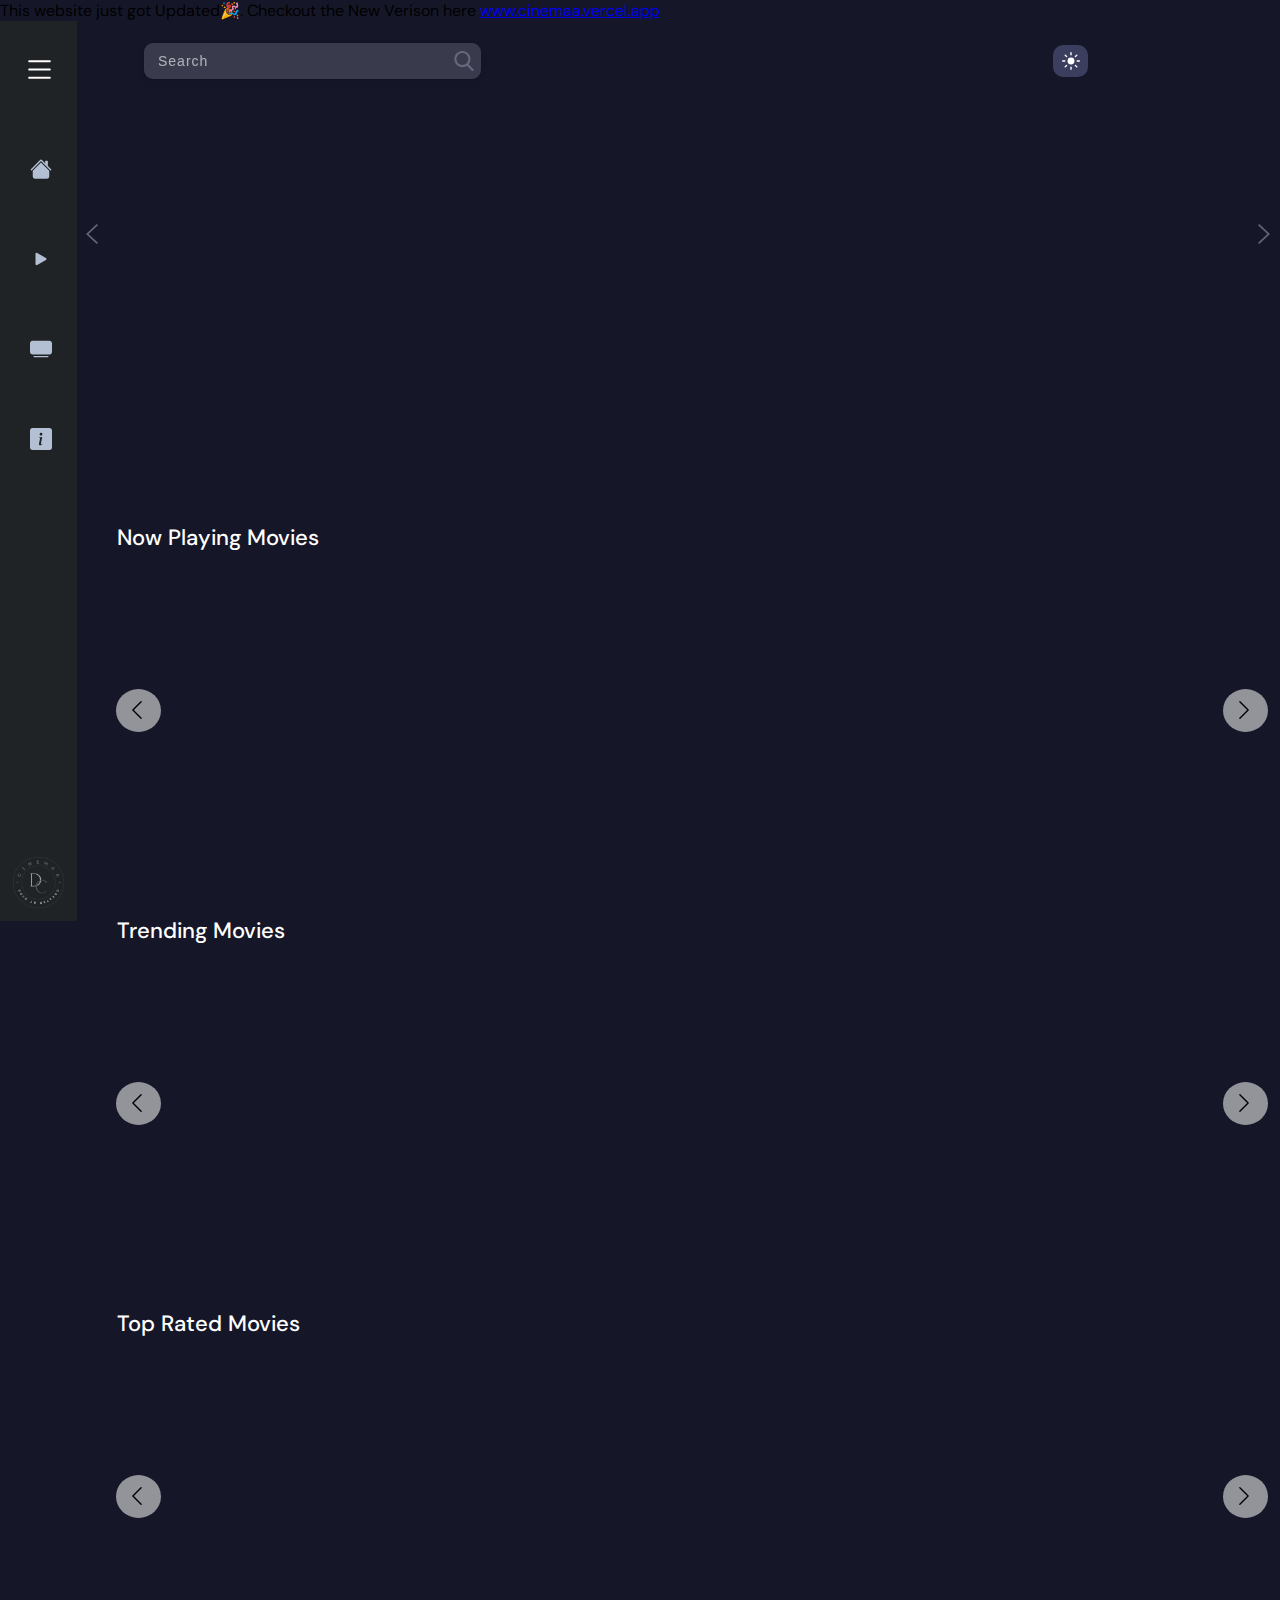
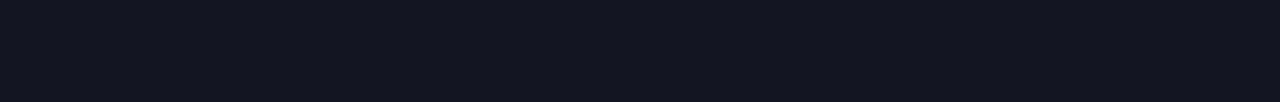
<file: index.html>
<!DOCTYPE html>
<html lang="en">

<head>
    <meta charset="UTF-8" />
    <meta http-equiv="X-UA-Compatible" content="IE=edge" />
    <meta name="viewport" content="width=device-width, initial-scale=1.0" />
    <link rel="icon" type="image/png" sizes="32x32" href="./resources/D moviesand tv show.png" />
    <title>Home | Cinemaa</title>
    <meta name="fl-verify" content="dedcf2e26533b422a0f9394b8a10ef49">
    <link rel="preconnect" href="https://fonts.googleapis.com" />
    <link rel="preconnect" href="https://fonts.gstatic.com" crossorigin />
    <link href="https://fonts.googleapis.com/css2?family=DM+Sans:wght@400;500;700&display=swap" rel="stylesheet" />
    <link rel="preconnect" href="https://fonts.googleapis.com" />
    <link rel="preconnect" href="https://fonts.gstatic.com" crossorigin />
    <link href="https://fonts.googleapis.com/css2?family=Kumbh+Sans:wght@400;500;600;700&display=swap"
        rel="stylesheet" />
    <link
        href="https://fonts.googleapis.com/css2?family=Fraunces:opsz,wght@9..144,700;9..144,900&family=Pacifico&display=swap"
        rel="stylesheet">
    <link rel="stylesheet" href="./style.css" />
</head>

<body class="body">
    <div class="selladd-container">
        <div class="selladd">This website just got Updated🎉. Checkout the New Verison here <a class="vercelLInk"
                href="https://cinemaa.vercel.app/">www.cinemaa.vercel.app</a>
        </div>
    </div>

    <main class="main">


        <div class="overlay"></div>
        <div class="overlay_side_navabar"></div>
        <div class="sidenav_container">
            <nav class="sidenav">

                <svg xmlns="http://www.w3.org/2000/svg" width="18" height="18" fill="#ffff"
                    class="arrow_left bi-arrow-left" viewBox="0 0 16 16">
                    <path fill-rule="evenodd"
                        d="M15 8a.5.5 0 0 0-.5-.5H2.707l3.147-3.146a.5.5 0 1 0-.708-.708l-4 4a.5.5 0 0 0 0 .708l4 4a.5.5 0 0 0 .708-.708L2.707 8.5H14.5A.5.5 0 0 0 15 8z" />
                </svg>
                <h3 class="title">CINEMAA</h3>
                <svg xmlns="http://www.w3.org/2000/svg" width="33" height="33" fill="currentColor"
                    class="hamburger bi-list" viewBox="0 0 16 16">
                    <path class="pathh pathhphone" fill-rule="evenodd"
                        d="M2.5 12a.5.5 0 0 1 .5-.5h10a.5.5 0 0 1 0 1H3a.5.5 0 0 1-.5-.5zm0-4a.5.5 0 0 1 .5-.5h10a.5.5 0 0 1 0 1H3a.5.5 0 0 1-.5-.5zm0-4a.5.5 0 0 1 .5-.5h10a.5.5 0 0 1 0 1H3a.5.5 0 0 1-.5-.5z" />
                </svg>
                <div class="menu">
                    <h4 class="menu_title">Menu</h4>
                    <ul class="menu_ul">
                        <li class="home">
                            <a class="sidenavlinks" href="./index.html"><svg xmlns="http://www.w3.org/2000/svg"
                                    width="22" height="22" fill="currentColor" class="bi bi-house-fill"
                                    viewBox="0 0 16 16">
                                    <path class="path" fill-rule="evenodd"
                                        d="m8 3.293 6 6V13.5a1.5 1.5 0 0 1-1.5 1.5h-9A1.5 1.5 0 0 1 2 13.5V9.293l6-6zm5-.793V6l-2-2V2.5a.5.5 0 0 1 .5-.5h1a.5.5 0 0 1 .5.5z" />
                                    <path class="path" fill-rule="evenodd"
                                        d="M7.293 1.5a1 1 0 0 1 1.414 0l6.647 6.646a.5.5 0 0 1-.708.708L8 2.207 1.354 8.854a.5.5 0 1 1-.708-.708L7.293 1.5z" />
                                </svg><span class="Home_title title_span">Home</span></a>
                        </li>
                        <li class="movie">
                            <a class="sidenavlinks" href="./moviesGenre.html">
                                <svg xmlns="http://www.w3.org/2000/svg" width="22" height="22" fill="currentColor"
                                    class="bi bi-play-fill" viewBox="0 0 16 16">
                                    <path class="path"
                                        d="m11.596 8.697-6.363 3.692c-.54.313-1.233-.066-1.233-.697V4.308c0-.63.692-1.01 1.233-.696l6.363 3.692a.802.802 0 0 1 0 1.393z" />
                                </svg>
                                <span class="movie_name title_span">Movies</span></a>
                        </li>
                        <li class="tv_shows">
                            <a class="sidenavlinks" href="./tvShows.html">
                                <svg xmlns="http://www.w3.org/2000/svg" width="22" height="22" fill="currentColor"
                                    class="bi bi-tv-fill" viewBox="0 0 16 16">
                                    <path class="path"
                                        d="M2.5 13.5A.5.5 0 0 1 3 13h10a.5.5 0 0 1 0 1H3a.5.5 0 0 1-.5-.5zM2 2h12s2 0 2 2v6s0 2-2 2H2s-2 0-2-2V4s0-2 2-2z" />
                                </svg>
                                <span class="tv_shows_title title_span">Shows</span></a>
                        </li>
                        <li class="settings">
                            <a class="sidenavlinks" href="./About.html">
                                <svg xmlns="http://www.w3.org/2000/svg" width="22" height="22" fill="currentColor"
                                    class="bi bi-info-square-fill" viewBox="0 0 16 16">
                                    <path class="path"
                                        d="M0 2a2 2 0 0 1 2-2h12a2 2 0 0 1 2 2v12a2 2 0 0 1-2 2H2a2 2 0 0 1-2-2V2zm8.93 4.588-2.29.287-.082.38.45.083c.294.07.352.176.288.469l-.738 3.468c-.194.897.105 1.319.808 1.319.545 0 1.178-.252 1.465-.598l.088-.416c-.2.176-.492.246-.686.246-.275 0-.375-.193-.304-.533L8.93 6.588zM8 5.5a1 1 0 1 0 0-2 1 1 0 0 0 0 2z" />
                                </svg><span class="settings_title title_span">About</span></a>
                        </li>
                    </ul>
                </div>
            </nav>
        </div>
        <section class="section_one">
            <div class="nav_paremt_conatainer">
                <nav class="navContainer">
                    <svg xmlns="http://www.w3.org/2000/svg" width="33" height="33" fill="currentColor"
                        class="hamburger hamburgerphone bi-list" viewBox="0 0 16 16">
                        <path class="pathh" fill-rule="evenodd"
                            d="M2.5 12a.5.5 0 0 1 .5-.5h10a.5.5 0 0 1 0 1H3a.5.5 0 0 1-.5-.5zm0-4a.5.5 0 0 1 .5-.5h10a.5.5 0 0 1 0 1H3a.5.5 0 0 1-.5-.5zm0-4a.5.5 0 0 1 .5-.5h10a.5.5 0 0 1 0 1H3a.5.5 0 0 1-.5-.5z" />
                    </svg>
                    <input class="search" type="text" placeholder="Search " />
                    <div class="light_darkmode" data-theme="black"></div>
                </nav>
            </div>
            <section class="section_two">
                <!-- <h3 class="home_header">Home</h3> -->
                <div class="Home_header_container">

                    <div class="trending_container">
                        <div class="Trending_arrow_container">
                            <?xml version="1.0" ?>
                            <!DOCTYPE svg
                                PUBLIC '-//W3C//DTD SVG 1.1//EN' 'http://www.w3.org/Graphics/SVG/1.1/DTD/svg11.dtd'><svg
                                class="trending_arrow trending_left_btn" height="512px" id="Layer_1"
                                style="enable-background:new 0 0 512 512;" version="1.1" viewBox="0 0 512 512"
                                xml:space="preserve" xmlns="http://www.w3.org/2000/svg"
                                xmlns:xlink="http://www.w3.org/1999/xlink">
                                <polygon points="352,115.4 331.3,96 160,256 331.3,416 352,396.7 201.5,256 " />
                            </svg>
                            <?xml version="1.0" ?>
                            <!DOCTYPE svg
                                PUBLIC '-//W3C//DTD SVG 1.1//EN' 'http://www.w3.org/Graphics/SVG/1.1/DTD/svg11.dtd'><svg
                                class="trending_arrow trending_right_btn" height="512px" id="Layer_1"
                                style="enable-background:new 0 0 512 512;" version="1.1" viewBox="0 0 512 512"
                                xml:space="preserve" xmlns="http://www.w3.org/2000/svg"
                                xmlns:xlink="http://www.w3.org/1999/xlink">
                                <polygon points="160,115.4 180.7,96 352,256 180.7,416 160,396.7 310.5,256 " />
                            </svg>

                        </div>

                        <div class="trending_poster trending_div_container">

                        </div>
                    </div>

                </div>
                <section class="Now_playing_movies_container Now_playing_movies_container_trend" id="nowplaying">
                    <h4 class="Now_playing_movies_container_title">
                        Now Playing Movies
                    </h4>

                    <svg xmlns="http://www.w3.org/2000/svg" width="16" height="16" fill="currentColor"
                        class="leftarrow arrowbtn bi-chevron-left" viewBox="0 0 16 16">
                        <path fill-rule="evenodd"
                            d="M11.354 1.646a.5.5 0 0 1 0 .708L5.707 8l5.647 5.646a.5.5 0 0 1-.708.708l-6-6a.5.5 0 0 1 0-.708l6-6a.5.5 0 0 1 .708 0z" />
                    </svg>
                    <svg xmlns="http://www.w3.org/2000/svg" width="16" height="16" fill="currentColor"
                        class="rightarrow rightarrowindex arrowbtn bi-chevron-right" viewBox="0 0 16 16">
                        <path fill-rule="evenodd"
                            d="M4.646 1.646a.5.5 0 0 1 .708 0l6 6a.5.5 0 0 1 0 .708l-6 6a.5.5 0 0 1-.708-.708L10.293 8 4.646 2.354a.5.5 0 0 1 0-.708z" />
                    </svg>
                    <div class="Now_playing_movies_div"></div>
                </section>
                <section class="Now_playing_movies_container" id="Trendingmovies">
                    <h4 class="Now_playing_movies_container_title">Trending Movies</h4>

                    <svg xmlns="http://www.w3.org/2000/svg" width="16" height="16" fill="currentColor"
                        class="leftarrow arrowbtn bi-chevron-left" viewBox="0 0 16 16">
                        <path fill-rule="evenodd"
                            d="M11.354 1.646a.5.5 0 0 1 0 .708L5.707 8l5.647 5.646a.5.5 0 0 1-.708.708l-6-6a.5.5 0 0 1 0-.708l6-6a.5.5 0 0 1 .708 0z" />
                    </svg>
                    <svg xmlns="http://www.w3.org/2000/svg" width="16" height="16" fill="currentColor"
                        class="rightarrow rightarrowindex arrowbtn bi-chevron-right" viewBox="0 0 16 16">
                        <path fill-rule="evenodd"
                            d="M4.646 1.646a.5.5 0 0 1 .708 0l6 6a.5.5 0 0 1 0 .708l-6 6a.5.5 0 0 1-.708-.708L10.293 8 4.646 2.354a.5.5 0 0 1 0-.708z" />
                    </svg>
                    <div class="current_popular_movies_div"></div>
                </section>
                <section class="Now_playing_movies_container" id="toprated">
                    <h4 class="Now_playing_movies_container_title">Top Rated Movies</h4>

                    <svg xmlns="http://www.w3.org/2000/svg" width="16" height="16" fill="currentColor"
                        class="leftarrow arrowbtn bi-chevron-left" viewBox="0 0 16 16">
                        <path fill-rule="evenodd"
                            d="M11.354 1.646a.5.5 0 0 1 0 .708L5.707 8l5.647 5.646a.5.5 0 0 1-.708.708l-6-6a.5.5 0 0 1 0-.708l6-6a.5.5 0 0 1 .708 0z" />
                    </svg>
                    <svg xmlns="http://www.w3.org/2000/svg" width="16" height="16" fill="currentColor"
                        class="rightarrow rightarrowindex arrowbtn bi-chevron-right" viewBox="0 0 16 16">
                        <path fill-rule="evenodd"
                            d="M4.646 1.646a.5.5 0 0 1 .708 0l6 6a.5.5 0 0 1 0 .708l-6 6a.5.5 0 0 1-.708-.708L10.293 8 4.646 2.354a.5.5 0 0 1 0-.708z" />
                    </svg>
                    <div class="Top_rated_movies_div"></div>
                </section>
            </section>
        </section>
    </main>

    <script src="./scriptl.js"></script>
    <script data-name="BMC-Widget" data-cfasync="false" src="https://cdnjs.buymeacoffee.com/1.0.0/widget.prod.min.js"
        data-id="immdipu" data-description="Support me on Buy me a coffee!"
        data-message="Thank you for visiting. You can now buy me a coffee." data-color="#5F7FFF" data-position="Right"
        data-x_margin="18" data-y_margin="18"></script>
</body>

</html>
</file>
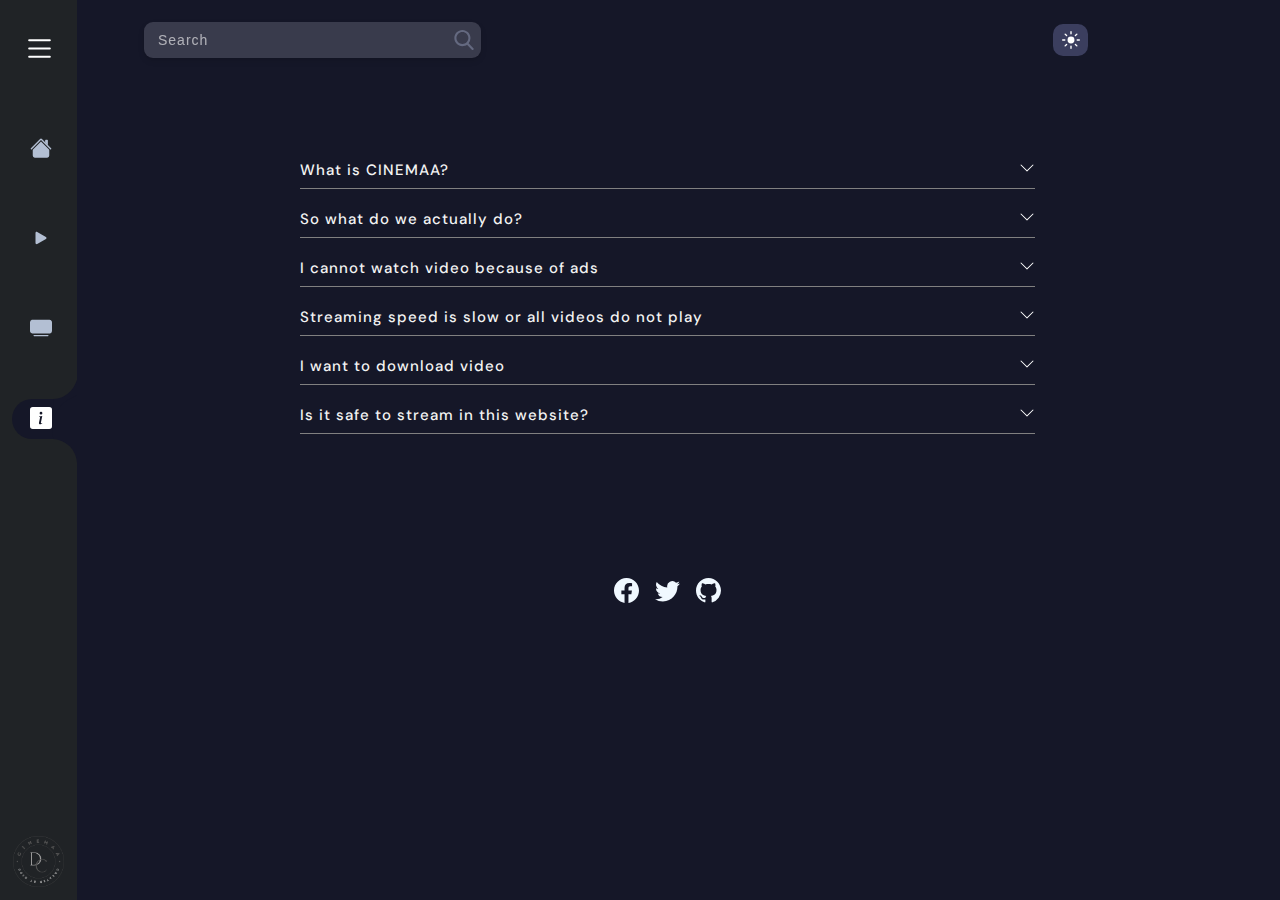
<file: About.html>
<!DOCTYPE html>
<html lang="en">

<head>
    <meta charset="UTF-8" />
    <meta http-equiv="X-UA-Compatible" content="IE=edge" />
    <meta name="viewport" content="width=device-width, initial-scale=1.0" />
    <link rel="icon" type="image/png" sizes="32x32" href="./resources/D moviesand tv show.png">
    <title>Home | Cinemaa </title>
    <link rel="preconnect" href="https://fonts.googleapis.com" />
    <link rel="preconnect" href="https://fonts.gstatic.com" crossorigin />
    <link href="https://fonts.googleapis.com/css2?family=DM+Sans:wght@400;500;700&display=swap" rel="stylesheet" />
    <link rel="preconnect" href="https://fonts.googleapis.com" />
    <link rel="preconnect" href="https://fonts.gstatic.com" crossorigin />
    <link href="https://fonts.googleapis.com/css2?family=Kumbh+Sans:wght@400;500;600;700&display=swap"
        rel="stylesheet" />
    <link rel="stylesheet" href="./style.css" />
</head>

<body class="body">
    <main class="main">
        <section class="alertMsg">
            <h2 class="alertMsg_header">TV shows added</h2>
            <p class="alertMsg_para">Search now includes movies and tv shows.
                More updates coming soon !!! <br> stay tuned Thank You!😊</p>
            <button class="okaybtn">Okay</button>
        </section>
        <div class="overlay"></div>
        <div class="overlay_side_navabar"></div>
        <div class="sidenav_container">
            <nav class="sidenav">
                <svg xmlns="http://www.w3.org/2000/svg" width="18" height="18" fill="#ffff"
                    class="arrow_left bi-arrow-left" viewBox="0 0 16 16">
                    <path fill-rule="evenodd"
                        d="M15 8a.5.5 0 0 0-.5-.5H2.707l3.147-3.146a.5.5 0 1 0-.708-.708l-4 4a.5.5 0 0 0 0 .708l4 4a.5.5 0 0 0 .708-.708L2.707 8.5H14.5A.5.5 0 0 0 15 8z" />
                </svg>
                <h3 class="title">CINEMAA</h3>
                <svg xmlns="http://www.w3.org/2000/svg" width="33" height="33" fill="currentColor"
                    class="hamburger bi-list" viewBox="0 0 16 16">
                    <path class="pathh pathhphone" fill-rule="evenodd"
                        d="M2.5 12a.5.5 0 0 1 .5-.5h10a.5.5 0 0 1 0 1H3a.5.5 0 0 1-.5-.5zm0-4a.5.5 0 0 1 .5-.5h10a.5.5 0 0 1 0 1H3a.5.5 0 0 1-.5-.5zm0-4a.5.5 0 0 1 .5-.5h10a.5.5 0 0 1 0 1H3a.5.5 0 0 1-.5-.5z" />
                </svg>
                <div class="menu">
                    <h4 class="menu_title">Menu</h4>
                    <ul class="menu_ul">
                        <li class="home">
                            <a class="sidenavlinks" href="./index.html"><svg xmlns="http://www.w3.org/2000/svg"
                                    width="22" height="22" fill="currentColor" class="bi bi-house-fill"
                                    viewBox="0 0 16 16">
                                    <path class="path" fill-rule="evenodd"
                                        d="m8 3.293 6 6V13.5a1.5 1.5 0 0 1-1.5 1.5h-9A1.5 1.5 0 0 1 2 13.5V9.293l6-6zm5-.793V6l-2-2V2.5a.5.5 0 0 1 .5-.5h1a.5.5 0 0 1 .5.5z" />
                                    <path class="path" fill-rule="evenodd"
                                        d="M7.293 1.5a1 1 0 0 1 1.414 0l6.647 6.646a.5.5 0 0 1-.708.708L8 2.207 1.354 8.854a.5.5 0 1 1-.708-.708L7.293 1.5z" />
                                </svg><span class="Home_title title_span">Home</span></a>
                        </li>
                        <li class="movie">
                            <a class="sidenavlinks" href="./moviesGenre.html">
                                <svg xmlns="http://www.w3.org/2000/svg" width="22" height="22" fill="currentColor"
                                    class="bi bi-play-fill" viewBox="0 0 16 16">
                                    <path class="path"
                                        d="m11.596 8.697-6.363 3.692c-.54.313-1.233-.066-1.233-.697V4.308c0-.63.692-1.01 1.233-.696l6.363 3.692a.802.802 0 0 1 0 1.393z" />
                                </svg>
                                <span class="movie_name title_span">Movies</span></a>
                        </li>
                        <li class="tv_shows">
                            <a class="sidenavlinks" href="./tvShows.html">
                                <svg xmlns="http://www.w3.org/2000/svg" width="22" height="22" fill="currentColor"
                                    class="bi bi-tv-fill" viewBox="0 0 16 16">
                                    <path class="path"
                                        d="M2.5 13.5A.5.5 0 0 1 3 13h10a.5.5 0 0 1 0 1H3a.5.5 0 0 1-.5-.5zM2 2h12s2 0 2 2v6s0 2-2 2H2s-2 0-2-2V4s0-2 2-2z" />
                                </svg>
                                <span class="tv_shows_title title_span">Shows</span></a>
                        </li>
                        <li class="settings">
                            <a class="sidenavlinks" href="./About.html">
                                <svg xmlns="http://www.w3.org/2000/svg" width="22" height="22" fill="currentColor"
                                    class="bi bi-info-square-fill" viewBox="0 0 16 16">
                                    <path class="path"
                                        d="M0 2a2 2 0 0 1 2-2h12a2 2 0 0 1 2 2v12a2 2 0 0 1-2 2H2a2 2 0 0 1-2-2V2zm8.93 4.588-2.29.287-.082.38.45.083c.294.07.352.176.288.469l-.738 3.468c-.194.897.105 1.319.808 1.319.545 0 1.178-.252 1.465-.598l.088-.416c-.2.176-.492.246-.686.246-.275 0-.375-.193-.304-.533L8.93 6.588zM8 5.5a1 1 0 1 0 0-2 1 1 0 0 0 0 2z" />
                                </svg><span class="settings_title title_span">About</span></a>
                        </li>
                    </ul>
                </div>
            </nav>
        </div>
        <section class="section_one">
            <div class="nav_paremt_conatainer">
                <nav class="navContainer">
                    <svg xmlns="http://www.w3.org/2000/svg" width="33" height="33" fill="currentColor"
                        class="hamburger hamburgerphone bi-list" viewBox="0 0 16 16">
                        <path class="pathh" fill-rule="evenodd"
                            d="M2.5 12a.5.5 0 0 1 .5-.5h10a.5.5 0 0 1 0 1H3a.5.5 0 0 1-.5-.5zm0-4a.5.5 0 0 1 .5-.5h10a.5.5 0 0 1 0 1H3a.5.5 0 0 1-.5-.5zm0-4a.5.5 0 0 1 .5-.5h10a.5.5 0 0 1 0 1H3a.5.5 0 0 1-.5-.5z" />
                    </svg>
                    <input class="search" type="text" placeholder="Search " />
                    <div class="light_darkmode" data-theme="black"></div>
                </nav>
            </div>
            <section class="section_two about_section_two">
                <section class="about_container">
                    <div class="card">
                        <div class="header_card">
                            <h3>What is CINEMAA?</h3><span><svg xmlns="http://www.w3.org/2000/svg" width="16"
                                    height="16" fill="white" class="bi bi-chevron-down" viewBox="0 0 16 16">
                                    <path class="about_arrow" fill-rule="evenodd"
                                        d="M1.646 4.646a.5.5 0 0 1 .708 0L8 10.293l5.646-5.647a.5.5 0 0 1 .708.708l-6 6a.5.5 0 0 1-.708 0l-6-6a.5.5 0 0 1 0-.708z" />
                                </svg></span>
                        </div>
                        <blockquote>Just like every other website, this website is also a streaming site that helps to
                            easily access
                            all the TV shows and movies we wanted, without spending hours searching for them.
                        </blockquote>
                    </div>


                    <div class="card">
                        <div class="header_card">
                            <h3>So what do we actually do?</h3><span><svg xmlns="http://www.w3.org/2000/svg" width="16"
                                    height="16" fill="white" class="bi bi-chevron-down" viewBox="0 0 16 16">
                                    <path class="about_arrow" fill-rule="evenodd"
                                        d="M1.646 4.646a.5.5 0 0 1 .708 0L8 10.293l5.646-5.647a.5.5 0 0 1 .708.708l-6 6a.5.5 0 0 1-.708 0l-6-6a.5.5 0 0 1 0-.708z" />
                                </svg></span>
                        </div>
                        <blockquote>Well, let me tell you what we don’t do: we definitely don’t illegally host our
                            files. We do not store any copyright-protected content on our website. Any linked content is
                            stored only in third-party
                            websites. This is a promotional website only. All files placed here are for
                            introducing purpose. We highly ENCOURAGE users to BUY the CDs or DVDs of the movie or the
                            music they like.
                        </blockquote>
                    </div>


                    <div class="card">
                        <div class="header_card">
                            <h3> I cannot watch video because of ads</h3><span><svg xmlns="http://www.w3.org/2000/svg"
                                    width="16" height="16" fill="white" class="bi bi-chevron-down" viewBox="0 0 16 16">
                                    <path class="about_arrow" fill-rule="evenodd"
                                        d="M1.646 4.646a.5.5 0 0 1 .708 0L8 10.293l5.646-5.647a.5.5 0 0 1 .708.708l-6 6a.5.5 0 0 1-.708 0l-6-6a.5.5 0 0 1 0-.708z" />
                                </svg></span>
                        </div>
                        <blockquote>We are very sorry that we can't help you with that. We have no control in the ads
                            being served. Don't download anything in the popups. If you don't want to be annoyed. We
                            highly recommend subscribing to a legal streaming service that you can afford.
                        </blockquote>
                    </div>

                    <div class="card">
                        <div class="header_card">
                            <h3>Streaming speed is slow or all videos do not play</h3><span><svg
                                    xmlns="http://www.w3.org/2000/svg" width="16" height="16" fill="white"
                                    class="bi bi-chevron-down" viewBox="0 0 16 16">
                                    <path class="about_arrow" fill-rule="evenodd"
                                        d="M1.646 4.646a.5.5 0 0 1 .708 0L8 10.293l5.646-5.647a.5.5 0 0 1 .708.708l-6 6a.5.5 0 0 1-.708 0l-6-6a.5.5 0 0 1 0-.708z" />
                                </svg></span>
                        </div>
                        <blockquote>When you go on the page with the episode, in 99% of the cases there is a video
                            player. What you have to do is click the Play button, of course. If it does not work (Don’t
                            be judgmental! Everybody makes mistakes!), just click on the Servers you see on the top left
                            of your device. You will get a list of servers [Vidcloud, Hydrax etc.] Try choosing
                            different server, it will definitely solve the problem.
                        </blockquote>
                    </div>
                    <div class="card">
                        <div class="header_card">
                            <h3> I want to download video</h3><span><svg xmlns="http://www.w3.org/2000/svg" width="16"
                                    height="16" fill="white" class="bi bi-chevron-down" viewBox="0 0 16 16">
                                    <path class="about_arrow" fill-rule="evenodd"
                                        d="M1.646 4.646a.5.5 0 0 1 .708 0L8 10.293l5.646-5.647a.5.5 0 0 1 .708.708l-6 6a.5.5 0 0 1-.708 0l-6-6a.5.5 0 0 1 0-.708z" />
                                </svg></span>
                        </div>
                        <blockquote>Since we don't store any files, so we don't have any download feature here. All
                            files found on this site have been collected from various sources across the web and are
                            believed to be in the public domain.
                        </blockquote>
                    </div>
                    <div class="card">
                        <div class="header_card">
                            <h3>Is it safe to stream in this website?</h3><span><svg xmlns="http://www.w3.org/2000/svg"
                                    width="16" height="16" fill="white" class="bi bi-chevron-down" viewBox="0 0 16 16">
                                    <path class="about_arrow" fill-rule="evenodd"
                                        d="M1.646 4.646a.5.5 0 0 1 .708 0L8 10.293l5.646-5.647a.5.5 0 0 1 .708.708l-6 6a.5.5 0 0 1-.708 0l-6-6a.5.5 0 0 1 0-.708z" />
                                </svg></span>
                        </div>
                        <blockquote>This website is undoubtedly safer to stream, however downloading, uploading is
                            illegal. You will not get into any trouble while using our website. It's highly not
                            recommended to download the files and share them to the public, It might get you in trouble.
                        </blockquote>
                    </div>
                </section>
                <section class="contactUs">
                    <a href="https://www.facebook.com/dipu.chaurasiya.3152/" target="_blank"><svg
                            xmlns="http://www.w3.org/2000/svg" width="25" height="25" fill="currentColor"
                            class=" aboutSvg bi-facebook" viewBox="0 0 16 16">
                            <path
                                d="M16 8.049c0-4.446-3.582-8.05-8-8.05C3.58 0-.002 3.603-.002 8.05c0 4.017 2.926 7.347 6.75 7.951v-5.625h-2.03V8.05H6.75V6.275c0-2.017 1.195-3.131 3.022-3.131.876 0 1.791.157 1.791.157v1.98h-1.009c-.993 0-1.303.621-1.303 1.258v1.51h2.218l-.354 2.326H9.25V16c3.824-.604 6.75-3.934 6.75-7.951z" />
                        </svg></a>
                    <a href="https://twitter.com/immdipu" target="_blank"><svg xmlns="http://www.w3.org/2000/svg"
                            width="25" height="25" fill="currentColor" class="aboutSvg bi-twitter" viewBox="0 0 16 16">
                            <path
                                d="M5.026 15c6.038 0 9.341-5.003 9.341-9.334 0-.14 0-.282-.006-.422A6.685 6.685 0 0 0 16 3.542a6.658 6.658 0 0 1-1.889.518 3.301 3.301 0 0 0 1.447-1.817 6.533 6.533 0 0 1-2.087.793A3.286 3.286 0 0 0 7.875 6.03a9.325 9.325 0 0 1-6.767-3.429 3.289 3.289 0 0 0 1.018 4.382A3.323 3.323 0 0 1 .64 6.575v.045a3.288 3.288 0 0 0 2.632 3.218 3.203 3.203 0 0 1-.865.115 3.23 3.23 0 0 1-.614-.057 3.283 3.283 0 0 0 3.067 2.277A6.588 6.588 0 0 1 .78 13.58a6.32 6.32 0 0 1-.78-.045A9.344 9.344 0 0 0 5.026 15z" />
                        </svg></a>
                    <a href="https://github.com/immdipu" target="_blank"><svg xmlns="http://www.w3.org/2000/svg"
                            width="25" height="25" fill="currentColor" class="aboutSvg bi-github" viewBox="0 0 16 16">
                            <path
                                d="M8 0C3.58 0 0 3.58 0 8c0 3.54 2.29 6.53 5.47 7.59.4.07.55-.17.55-.38 0-.19-.01-.82-.01-1.49-2.01.37-2.53-.49-2.69-.94-.09-.23-.48-.94-.82-1.13-.28-.15-.68-.52-.01-.53.63-.01 1.08.58 1.23.82.72 1.21 1.87.87 2.33.66.07-.52.28-.87.51-1.07-1.78-.2-3.64-.89-3.64-3.95 0-.87.31-1.59.82-2.15-.08-.2-.36-1.02.08-2.12 0 0 .67-.21 2.2.82.64-.18 1.32-.27 2-.27.68 0 1.36.09 2 .27 1.53-1.04 2.2-.82 2.2-.82.44 1.1.16 1.92.08 2.12.51.56.82 1.27.82 2.15 0 3.07-1.87 3.75-3.65 3.95.29.25.54.73.54 1.48 0 1.07-.01 1.93-.01 2.2 0 .21.15.46.55.38A8.012 8.012 0 0 0 16 8c0-4.42-3.58-8-8-8z" />
                        </svg></a>
                </section>
            </section>
        </section>

        </section>

    </main>
    <script src="./About.js"></script>
</body>

</html>
</file>
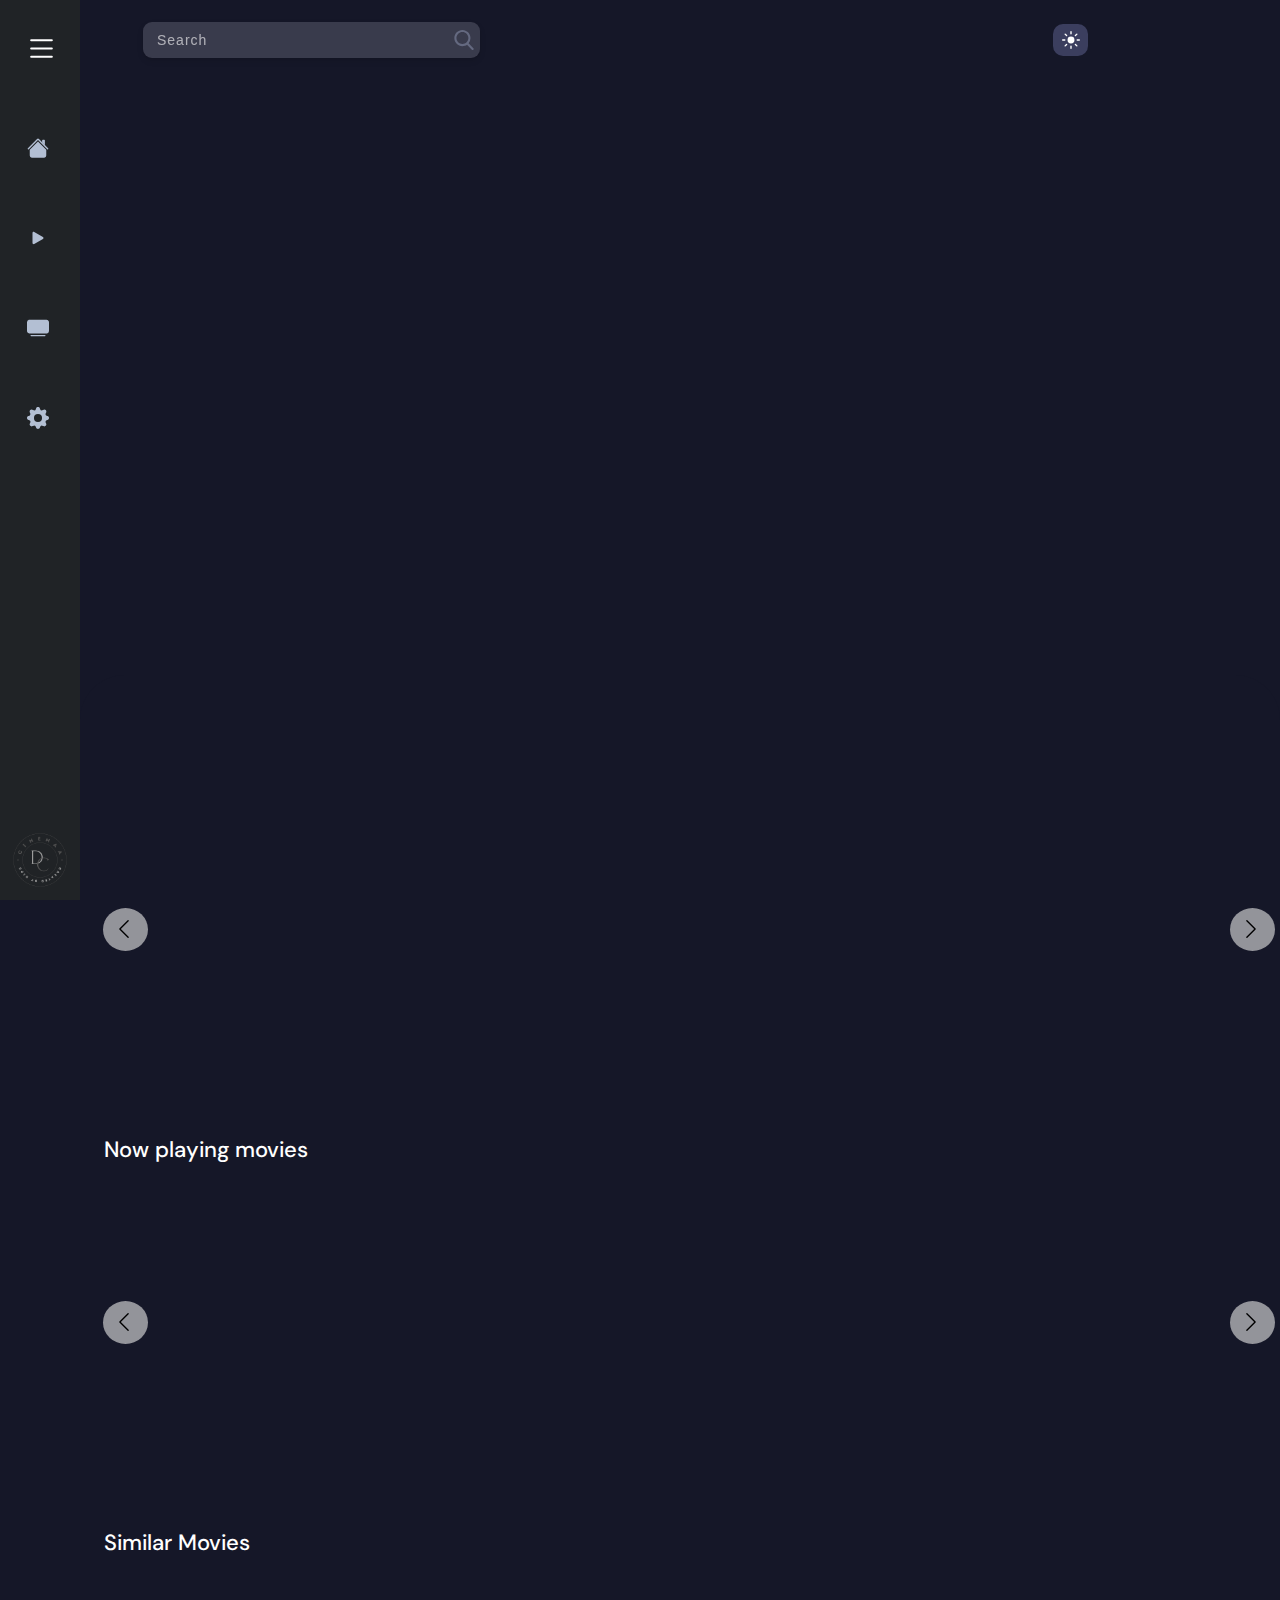
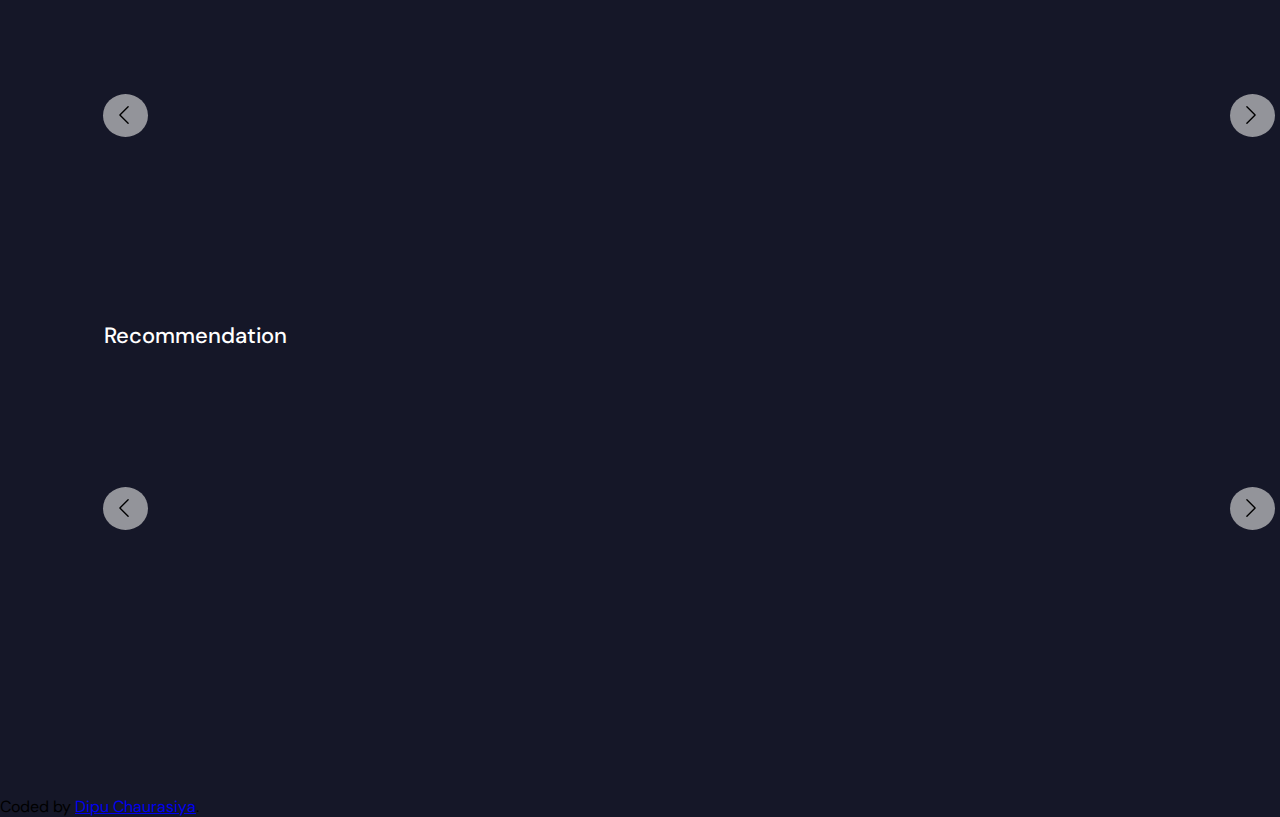
<file: movieDetail.html>
<!DOCTYPE html>
<html lang="en">

<head>
    <meta charset="UTF-8">
    <meta http-equiv="X-UA-Compatible" content="IE=edge">
    <meta name="viewport" content="width=device-width, initial-scale=1.0">
    <title>Cinemaa</title>
    <link rel="preconnect" href="https://fonts.googleapis.com">
    <link rel="preconnect" href="https://fonts.gstatic.com" crossorigin>
    <link href="https://fonts.googleapis.com/css2?family=DM+Sans:wght@400;500;700&display=swap" rel="stylesheet">
    <link rel="preconnect" href="https://fonts.googleapis.com">
    <link rel="preconnect" href="https://fonts.gstatic.com" crossorigin>
    <link href="https://fonts.googleapis.com/css2?family=Kumbh+Sans:wght@400;500;600;700&display=swap" rel="stylesheet">
    <link rel="stylesheet" href="./style.css">
</head>

<body class="body">
    <main class="main">
        <div class=" overlay overlay2"></div>
        <div class="overlay_side_navabar"></div>
        <div class="sidenav_container_movieDetail">
            <div class="sidenav_child_container">
                <nav class="sidenav sidenav_2">
                    <svg xmlns="http://www.w3.org/2000/svg" width="18" height="18" fill="#ffff"
                        class="arrow_left bi-arrow-left" viewBox="0 0 16 16">
                        <path fill-rule="evenodd"
                            d="M15 8a.5.5 0 0 0-.5-.5H2.707l3.147-3.146a.5.5 0 1 0-.708-.708l-4 4a.5.5 0 0 0 0 .708l4 4a.5.5 0 0 0 .708-.708L2.707 8.5H14.5A.5.5 0 0 0 15 8z" />
                    </svg>
                    <h3 class="title">CINEMAA</h3>
                    <svg xmlns="http://www.w3.org/2000/svg" width="33" height="33" fill="currentColor"
                        class="hamburger bi-list" viewBox="0 0 16 16">
                        <path class="pathh" fill-rule="evenodd"
                            d="M2.5 12a.5.5 0 0 1 .5-.5h10a.5.5 0 0 1 0 1H3a.5.5 0 0 1-.5-.5zm0-4a.5.5 0 0 1 .5-.5h10a.5.5 0 0 1 0 1H3a.5.5 0 0 1-.5-.5zm0-4a.5.5 0 0 1 .5-.5h10a.5.5 0 0 1 0 1H3a.5.5 0 0 1-.5-.5z" />
                    </svg>
                    <div class="menu">
                        <h4 class="menu_title">Menu</h4>
                        <ul class="menu_ul">
                            <li class="home">
                                <a class="sidenavlinks" href="./index.html"><svg xmlns="http://www.w3.org/2000/svg"
                                        width="22" height="22" fill="currentColor" class="bi bi-house-fill"
                                        viewBox="0 0 16 16">
                                        <path class="path" fill-rule="evenodd"
                                            d="m8 3.293 6 6V13.5a1.5 1.5 0 0 1-1.5 1.5h-9A1.5 1.5 0 0 1 2 13.5V9.293l6-6zm5-.793V6l-2-2V2.5a.5.5 0 0 1 .5-.5h1a.5.5 0 0 1 .5.5z" />
                                        <path class="path" fill-rule="evenodd"
                                            d="M7.293 1.5a1 1 0 0 1 1.414 0l6.647 6.646a.5.5 0 0 1-.708.708L8 2.207 1.354 8.854a.5.5 0 1 1-.708-.708L7.293 1.5z" />
                                    </svg><span class="Home_title title_span">Home</span></a>
                            </li>
                            <li class="movie">
                                <a class="sidenavlinks" href="#">
                                    <svg xmlns="http://www.w3.org/2000/svg" width="22" height="22" fill="currentColor"
                                        class="bi bi-play-fill" viewBox="0 0 16 16">
                                        <path class="path"
                                            d="m11.596 8.697-6.363 3.692c-.54.313-1.233-.066-1.233-.697V4.308c0-.63.692-1.01 1.233-.696l6.363 3.692a.802.802 0 0 1 0 1.393z" />
                                    </svg>
                                    <span class="movie_name title_span">Movies</span></a>
                            </li>
                            <li class="tv_shows">
                                <a class="sidenavlinks" href="#">
                                    <svg xmlns="http://www.w3.org/2000/svg" width="22" height="22" fill="currentColor"
                                        class="bi bi-tv-fill" viewBox="0 0 16 16">
                                        <path class="path"
                                            d="M2.5 13.5A.5.5 0 0 1 3 13h10a.5.5 0 0 1 0 1H3a.5.5 0 0 1-.5-.5zM2 2h12s2 0 2 2v6s0 2-2 2H2s-2 0-2-2V4s0-2 2-2z" />
                                    </svg>
                                    <span class="tv_shows_title title_span">shows</span></a>
                            </li>
                            <li class="settings">
                                <a class="sidenavlinks" href="#">
                                    <svg xmlns="http://www.w3.org/2000/svg" width="22" height="22" fill="currentColor"
                                        class="bi bi-gear-fill" viewBox="0 0 16 16">
                                        <path class="path"
                                            d="M9.405 1.05c-.413-1.4-2.397-1.4-2.81 0l-.1.34a1.464 1.464 0 0 1-2.105.872l-.31-.17c-1.283-.698-2.686.705-1.987 1.987l.169.311c.446.82.023 1.841-.872 2.105l-.34.1c-1.4.413-1.4 2.397 0 2.81l.34.1a1.464 1.464 0 0 1 .872 2.105l-.17.31c-.698 1.283.705 2.686 1.987 1.987l.311-.169a1.464 1.464 0 0 1 2.105.872l.1.34c.413 1.4 2.397 1.4 2.81 0l.1-.34a1.464 1.464 0 0 1 2.105-.872l.31.17c1.283.698 2.686-.705 1.987-1.987l-.169-.311a1.464 1.464 0 0 1 .872-2.105l.34-.1c1.4-.413 1.4-2.397 0-2.81l-.34-.1a1.464 1.464 0 0 1-.872-2.105l.17-.31c.698-1.283-.705-2.686-1.987-1.987l-.311.169a1.464 1.464 0 0 1-2.105-.872l-.1-.34zM8 10.93a2.929 2.929 0 1 1 0-5.86 2.929 2.929 0 0 1 0 5.858z" />
                                    </svg><span class="settings_title title_span">Settings</span></a>
                            </li>
                        </ul>
                    </div>
                </nav>
            </div>
        </div>
        <section class="section_one section_one_movieDetail">
            <div class="nav_paremt_conatainer movieDetailnav_paremt_conatainer">
                <nav class="navContainer movieDetailnavContainer">
                    <svg xmlns="http://www.w3.org/2000/svg" width="33" height="33" fill="currentColor"
                        class="hamburger hamburgerphone bi-list" viewBox="0 0 16 16">
                        <path class="pathh" fill-rule="evenodd"
                            d="M2.5 12a.5.5 0 0 1 .5-.5h10a.5.5 0 0 1 0 1H3a.5.5 0 0 1-.5-.5zm0-4a.5.5 0 0 1 .5-.5h10a.5.5 0 0 1 0 1H3a.5.5 0 0 1-.5-.5zm0-4a.5.5 0 0 1 .5-.5h10a.5.5 0 0 1 0 1H3a.5.5 0 0 1-.5-.5z" />
                    </svg>
                    <input class="search" type="text" placeholder="Search ">
                    <div class="light_darkmode"></div>
                </nav>
            </div>
            <section class="section_two section_two2">
                <div class="posterbig"></div>
                <div class="poster_big">
                    <div class="gradient"></div>
                    <div class="line"></div>
                </div>
                <section class="movie_details">
                </section>
                <section class="section_story">
                </section>
                <section class=" Now_playing_movies_container Now_playing_movies_container_movieDetail" id="cast_con">
                    <h4 class="Now_playing_movies_container_title">Cast</h4>

                    <svg xmlns="http://www.w3.org/2000/svg" width="16" height="16" fill="currentColor"
                        class="leftarrow arrowbtn bi-chevron-left" viewBox="0 0 16 16">
                        <path fill-rule="evenodd"
                            d="M11.354 1.646a.5.5 0 0 1 0 .708L5.707 8l5.647 5.646a.5.5 0 0 1-.708.708l-6-6a.5.5 0 0 1 0-.708l6-6a.5.5 0 0 1 .708 0z" />
                    </svg>
                    <svg xmlns="http://www.w3.org/2000/svg" width="16" height="16" fill="currentColor"
                        class="rightarrow arrowbtn bi-chevron-right" viewBox="0 0 16 16">
                        <path fill-rule="evenodd"
                            d="M4.646 1.646a.5.5 0 0 1 .708 0l6 6a.5.5 0 0 1 0 .708l-6 6a.5.5 0 0 1-.708-.708L10.293 8 4.646 2.354a.5.5 0 0 1 0-.708z" />
                    </svg>
                    <div class="Casdiv">
                    </div>
                </section>
                <section class=" Now_playing_movies_container Now_playing_movies_container_movieDetail" id="nowplayin">
                    <h4 class="Now_playing_movies_container_title">Now playing movies</h4>

                    <svg xmlns="http://www.w3.org/2000/svg" width="16" height="16" fill="currentColor"
                        class="leftarrow arrowbtn bi-chevron-left" viewBox="0 0 16 16">
                        <path fill-rule="evenodd"
                            d="M11.354 1.646a.5.5 0 0 1 0 .708L5.707 8l5.647 5.646a.5.5 0 0 1-.708.708l-6-6a.5.5 0 0 1 0-.708l6-6a.5.5 0 0 1 .708 0z" />
                    </svg>
                    <svg xmlns="http://www.w3.org/2000/svg" width="16" height="16" fill="currentColor"
                        class="rightarrow arrowbtn bi-chevron-right" viewBox="0 0 16 16">
                        <path fill-rule="evenodd"
                            d="M4.646 1.646a.5.5 0 0 1 .708 0l6 6a.5.5 0 0 1 0 .708l-6 6a.5.5 0 0 1-.708-.708L10.293 8 4.646 2.354a.5.5 0 0 1 0-.708z" />
                    </svg>
                    <div class="Now_playing_movies_div Now_playing_movies_div_movieDetail">
                    </div>
                </section>
                <section
                    class=" Now_playing_movies_container Now_playing_movies_container_movieDetail similar_movies_container"
                    id="Similarovie">
                    <h4 class="Now_playing_movies_container_title">Similar Movies</h4>

                    <svg xmlns="http://www.w3.org/2000/svg" width="16" height="16" fill="currentColor"
                        class="leftarrow arrowbtn bi-chevron-left" viewBox="0 0 16 16">
                        <path fill-rule="evenodd"
                            d="M11.354 1.646a.5.5 0 0 1 0 .708L5.707 8l5.647 5.646a.5.5 0 0 1-.708.708l-6-6a.5.5 0 0 1 0-.708l6-6a.5.5 0 0 1 .708 0z" />
                    </svg>
                    <svg xmlns="http://www.w3.org/2000/svg" width="16" height="16" fill="currentColor"
                        class="rightarrow arrowbtn bi-chevron-right" viewBox="0 0 16 16">
                        <path fill-rule="evenodd"
                            d="M4.646 1.646a.5.5 0 0 1 .708 0l6 6a.5.5 0 0 1 0 .708l-6 6a.5.5 0 0 1-.708-.708L10.293 8 4.646 2.354a.5.5 0 0 1 0-.708z" />
                    </svg>
                    <div class="Now_playing_movies_div Now_playing_movies_div_movieDetail Similar_movies_div">
                    </div>
                </section>
                <section
                    class=" Now_playing_movies_container Now_playing_movies_container_movieDetail reccomendation movie"
                    id="recommenn">
                    <h4 class="Now_playing_movies_container_title">Recommendation</h4>

                    <svg xmlns="http://www.w3.org/2000/svg" width="16" height="16" fill="currentColor"
                        class="leftarrow arrowbtn bi-chevron-left" viewBox="0 0 16 16">
                        <path fill-rule="evenodd"
                            d="M11.354 1.646a.5.5 0 0 1 0 .708L5.707 8l5.647 5.646a.5.5 0 0 1-.708.708l-6-6a.5.5 0 0 1 0-.708l6-6a.5.5 0 0 1 .708 0z" />
                    </svg>
                    <svg xmlns="http://www.w3.org/2000/svg" width="16" height="16" fill="currentColor"
                        class="rightarrow arrowbtn bi-chevron-right" viewBox="0 0 16 16">
                        <path fill-rule="evenodd"
                            d="M4.646 1.646a.5.5 0 0 1 .708 0l6 6a.5.5 0 0 1 0 .708l-6 6a.5.5 0 0 1-.708-.708L10.293 8 4.646 2.354a.5.5 0 0 1 0-.708z" />
                    </svg>
                    <div class="Now_playing_movies_div Now_playing_movies_div_movieDetail recommendation_movies_div">
                    </div>
                </section>
            </section>
        </section>

    </main>
    <div class="attribution">
        Coded by <a href="https://github.com/immdipu">Dipu Chaurasiya</a>.
    </div>

    <script src="./movieDetails.js"></script>
</body>

</html>
</file>
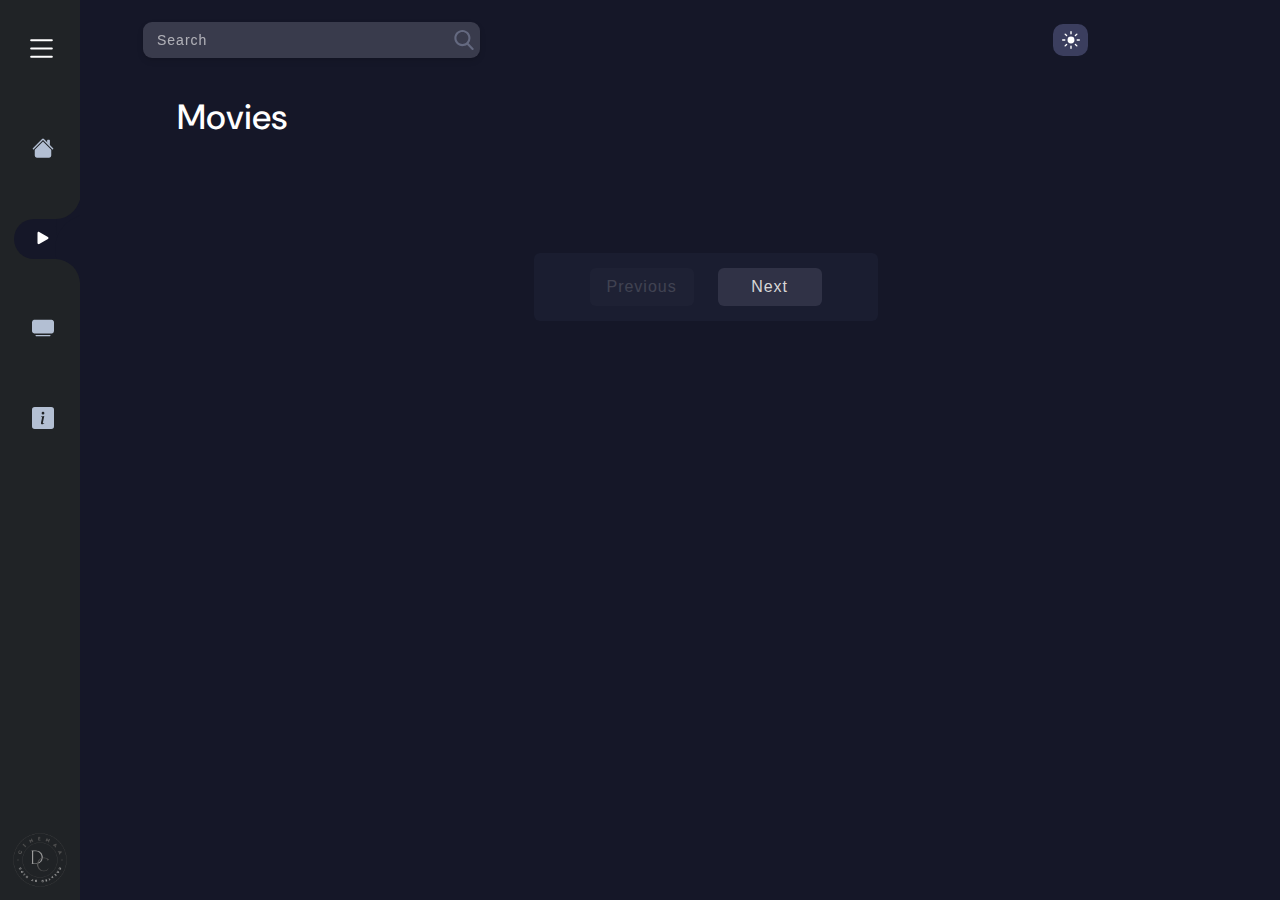
<file: moviesGenre.html>
<!DOCTYPE html>
<html lang="en">

<head>
    <meta charset="UTF-8">
    <meta http-equiv="X-UA-Compatible" content="IE=edge">
    <meta name="viewport" content="width=device-width, initial-scale=1.0">
    <title>Cinemaa | Movies</title>
    <link rel="icon" type="image/png" sizes="32x32" href="./resources/D moviesand tv show.png">
    <link rel="preconnect" href="https://fonts.googleapis.com">
    <link rel="preconnect" href="https://fonts.gstatic.com" crossorigin>
    <link href="https://fonts.googleapis.com/css2?family=DM+Sans:wght@400;500;700&display=swap" rel="stylesheet">
    <link rel="preconnect" href="https://fonts.googleapis.com">
    <link rel="preconnect" href="https://fonts.gstatic.com" crossorigin>
    <link href="https://fonts.googleapis.com/css2?family=Kumbh+Sans:wght@400;500;600;700&display=swap" rel="stylesheet">
    <link href="https://fonts.googleapis.com/css2?family=Poppins:wght@500&display=swap" rel="stylesheet">
    <link rel="stylesheet" href="./style.css">
</head>

<body class="body">
    <main class="main">
        <div class=" overlay overlay2"></div>
        <div class="overlay_side_navabar"></div>
        <div class="sidenav_container_movieDetail">
            <div class="sidenav_child_container">
                <nav class="sidenav sidenav_2">
                    <svg xmlns="http://www.w3.org/2000/svg" width="18" height="18" fill="#ffff"
                        class="arrow_left bi-arrow-left" viewBox="0 0 16 16">
                        <path fill-rule="evenodd"
                            d="M15 8a.5.5 0 0 0-.5-.5H2.707l3.147-3.146a.5.5 0 1 0-.708-.708l-4 4a.5.5 0 0 0 0 .708l4 4a.5.5 0 0 0 .708-.708L2.707 8.5H14.5A.5.5 0 0 0 15 8z" />
                    </svg>
                    <h3 class="title">CINEMAA</h3>
                    <svg xmlns="http://www.w3.org/2000/svg" width="33" height="33" fill="currentColor"
                        class="hamburger bi-list" viewBox="0 0 16 16">
                        <path class="pathh pathhphone" fill-rule="evenodd"
                            d="M2.5 12a.5.5 0 0 1 .5-.5h10a.5.5 0 0 1 0 1H3a.5.5 0 0 1-.5-.5zm0-4a.5.5 0 0 1 .5-.5h10a.5.5 0 0 1 0 1H3a.5.5 0 0 1-.5-.5zm0-4a.5.5 0 0 1 .5-.5h10a.5.5 0 0 1 0 1H3a.5.5 0 0 1-.5-.5z" />
                    </svg>
                    <div class="menu">
                        <h4 class="menu_title">Menu</h4>
                        <ul class="menu_ul">
                            <li class="home">
                                <a class="sidenavlinks" href="./index.html"><svg xmlns="http://www.w3.org/2000/svg"
                                        width="22" height="22" fill="currentColor" class="bi bi-house-fill"
                                        viewBox="0 0 16 16">
                                        <path class="path" fill-rule="evenodd"
                                            d="m8 3.293 6 6V13.5a1.5 1.5 0 0 1-1.5 1.5h-9A1.5 1.5 0 0 1 2 13.5V9.293l6-6zm5-.793V6l-2-2V2.5a.5.5 0 0 1 .5-.5h1a.5.5 0 0 1 .5.5z" />
                                        <path class="path" fill-rule="evenodd"
                                            d="M7.293 1.5a1 1 0 0 1 1.414 0l6.647 6.646a.5.5 0 0 1-.708.708L8 2.207 1.354 8.854a.5.5 0 1 1-.708-.708L7.293 1.5z" />
                                    </svg><span class="Home_title title_span">Home</span></a>
                            </li>
                            <li class="movie">
                                <a class="sidenavlinks" href="./moviesGenre.html">
                                    <svg xmlns="http://www.w3.org/2000/svg" width="22" height="22" fill="currentColor"
                                        class="bi bi-play-fill" viewBox="0 0 16 16">
                                        <path class="path"
                                            d="m11.596 8.697-6.363 3.692c-.54.313-1.233-.066-1.233-.697V4.308c0-.63.692-1.01 1.233-.696l6.363 3.692a.802.802 0 0 1 0 1.393z" />
                                    </svg>
                                    <span class="movie_name title_span">Movies</span></a>
                            </li>
                            <li class="tv_shows">
                                <a class="sidenavlinks" href="./tvShows.html">
                                    <svg xmlns="http://www.w3.org/2000/svg" width="22" height="22" fill="currentColor"
                                        class="bi bi-tv-fill" viewBox="0 0 16 16">
                                        <path class="path"
                                            d="M2.5 13.5A.5.5 0 0 1 3 13h10a.5.5 0 0 1 0 1H3a.5.5 0 0 1-.5-.5zM2 2h12s2 0 2 2v6s0 2-2 2H2s-2 0-2-2V4s0-2 2-2z" />
                                    </svg>
                                    <span class="tv_shows_title title_span">Shows</span></a>
                            </li>
                            <li class="settings">
                                <a class="sidenavlinks" href="./About.html">
                                    <svg xmlns="http://www.w3.org/2000/svg" width="22" height="22" fill="currentColor"
                                        class="bi bi-info-square-fill" viewBox="0 0 16 16">
                                        <path class="path"
                                            d="M0 2a2 2 0 0 1 2-2h12a2 2 0 0 1 2 2v12a2 2 0 0 1-2 2H2a2 2 0 0 1-2-2V2zm8.93 4.588-2.29.287-.082.38.45.083c.294.07.352.176.288.469l-.738 3.468c-.194.897.105 1.319.808 1.319.545 0 1.178-.252 1.465-.598l.088-.416c-.2.176-.492.246-.686.246-.275 0-.375-.193-.304-.533L8.93 6.588zM8 5.5a1 1 0 1 0 0-2 1 1 0 0 0 0 2z" />
                                    </svg><span class="settings_title title_span">About</span></a>
                            </li>
                        </ul>
                    </div>
                </nav>
            </div>
        </div>
        <section class="section_one section_one_movieDetail">
            <div class="nav_paremt_conatainer movieDetailnav_paremt_conatainer">
                <nav class="navContainer movieDetailnavContainer">
                    <svg xmlns="http://www.w3.org/2000/svg" width="33" height="33" fill="currentColor"
                        class="hamburger hamburgerphone bi-list" viewBox="0 0 16 16">
                        <path class="pathh" fill-rule="evenodd"
                            d="M2.5 12a.5.5 0 0 1 .5-.5h10a.5.5 0 0 1 0 1H3a.5.5 0 0 1-.5-.5zm0-4a.5.5 0 0 1 .5-.5h10a.5.5 0 0 1 0 1H3a.5.5 0 0 1-.5-.5zm0-4a.5.5 0 0 1 .5-.5h10a.5.5 0 0 1 0 1H3a.5.5 0 0 1-.5-.5z" />
                    </svg>
                    <input class="search" type="text" placeholder="Search ">
                    <div class="light_darkmode"></div>
                </nav>
            </div>
            <section class="section_two section_two2">
                <section class="Now_playing_movies_container_search">
                    <h4 class="Now_playing_movies_container_title tvshowheader" id="search_header">Movies</h4>

                    <svg xmlns="http://www.w3.org/2000/svg" width="16" height="16" fill="currentColor"
                        class="leftarrow arrowsearch arrowbtn bi-chevron-left" viewBox="0 0 16 16">
                        <path fill-rule="evenodd"
                            d="M11.354 1.646a.5.5 0 0 1 0 .708L5.707 8l5.647 5.646a.5.5 0 0 1-.708.708l-6-6a.5.5 0 0 1 0-.708l6-6a.5.5 0 0 1 .708 0z" />
                    </svg>
                    <svg xmlns="http://www.w3.org/2000/svg" width="16" height="16" fill="currentColor"
                        class="rightarrow  arrowsearch  arrowbtn bi-chevron-right" viewBox="0 0 16 16">
                        <path fill-rule="evenodd"
                            d="M4.646 1.646a.5.5 0 0 1 .708 0l6 6a.5.5 0 0 1 0 .708l-6 6a.5.5 0 0 1-.708-.708L10.293 8 4.646 2.354a.5.5 0 0 1 0-.708z" />
                    </svg>
                    <div class="tvshowcategory_container">
                        <ul class="tvshowcatrgory_ul movies_category_ul">

                        </ul>
                    </div>
                    <div class="search_result_div">

                    </div>
                    </div>
                    <div class="pagination_container">
                        <div class="pagination">
                            <button class="previous_btn paginationBtn">Previous</button>
                            <span class="pageCount"></span>
                            <button class="Next_btn paginationBtn">Next</button>
                        </div>

                    </div>
                </section>
            </section>
        </section>
    </main>

    <script src="./moviesGenre.js"></script>
</body>

</html>
</file>
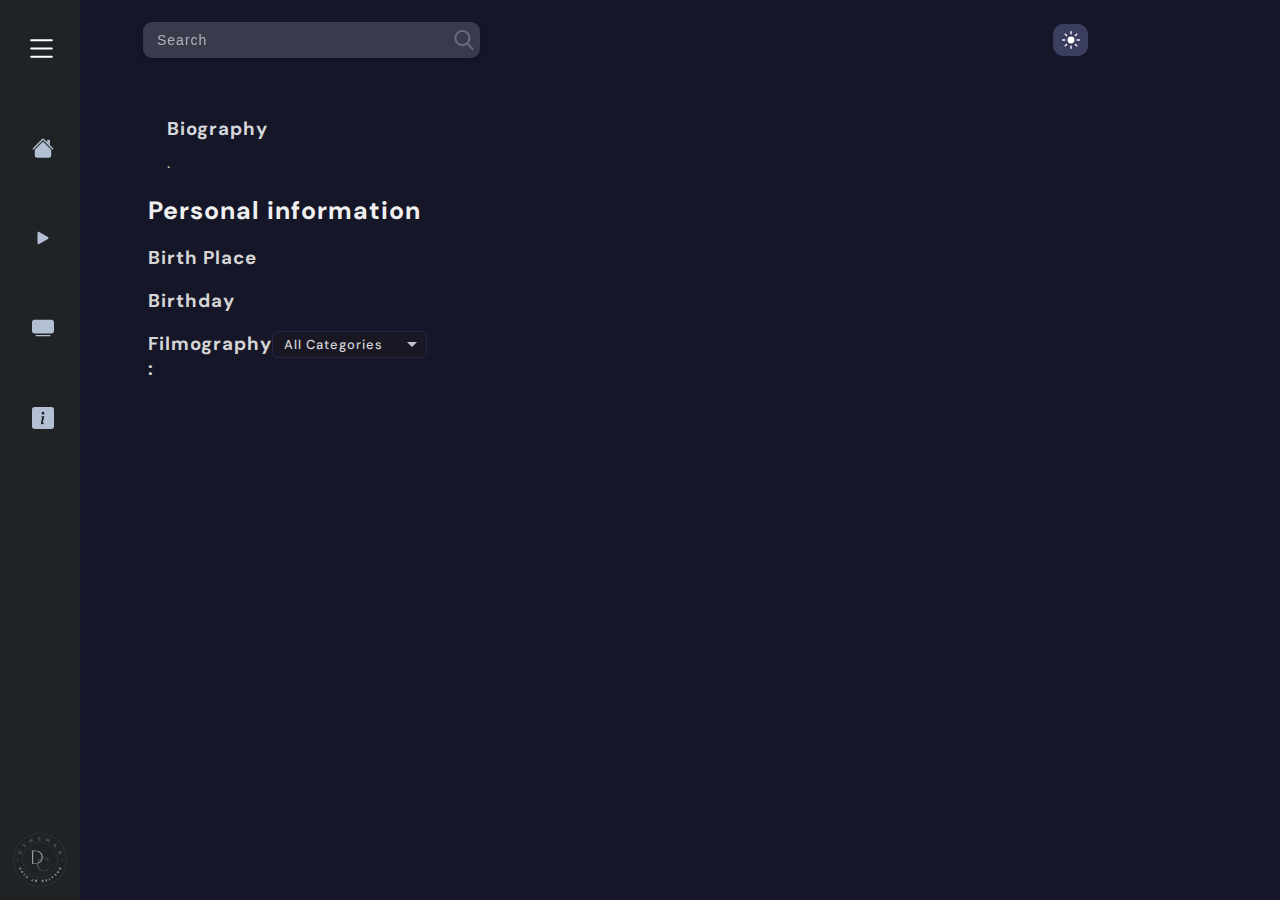
<file: personDetail.html>
<!DOCTYPE html>
<html lang="en">

<head>
    <meta charset="UTF-8">
    <meta http-equiv="X-UA-Compatible" content="IE=edge">
    <meta name="viewport" content="width=device-width, initial-scale=1.0">
    <link rel="icon" type="image/png" sizes="32x32" href="./resources/D moviesand tv show.png" />
    <title>Cinemaa</title>
    <link rel="preconnect" href="https://fonts.googleapis.com">
    <link rel="preconnect" href="https://fonts.gstatic.com" crossorigin>
    <link href="https://fonts.googleapis.com/css2?family=DM+Sans:wght@400;500;700&display=swap" rel="stylesheet">
    <link rel="preconnect" href="https://fonts.googleapis.com">
    <link rel="preconnect" href="https://fonts.gstatic.com" crossorigin>
    <link href="https://fonts.googleapis.com/css2?family=Kumbh+Sans:wght@400;500;600;700&display=swap" rel="stylesheet">
    <link rel="stylesheet" href="./style.css">
</head>

<body class="body">
    <main class="main">
        <div class=" overlay overlay2"></div>
        <div class="overlay_side_navabar"></div>
        <div class="sidenav_container_movieDetail">
            <div class="sidenav_child_container">
                <nav class="sidenav sidenav_2">
                    <svg xmlns="http://www.w3.org/2000/svg" width="18" height="18" fill="#ffff"
                        class="arrow_left bi-arrow-left" viewBox="0 0 16 16">
                        <path fill-rule="evenodd"
                            d="M15 8a.5.5 0 0 0-.5-.5H2.707l3.147-3.146a.5.5 0 1 0-.708-.708l-4 4a.5.5 0 0 0 0 .708l4 4a.5.5 0 0 0 .708-.708L2.707 8.5H14.5A.5.5 0 0 0 15 8z" />
                    </svg>
                    <h3 class="title">CINEMAA</h3>
                    <svg xmlns="http://www.w3.org/2000/svg" width="33" height="33" fill="currentColor"
                        class="hamburger bi-list" viewBox="0 0 16 16">
                        <path class="pathh pathhphone" fill-rule="evenodd"
                            d="M2.5 12a.5.5 0 0 1 .5-.5h10a.5.5 0 0 1 0 1H3a.5.5 0 0 1-.5-.5zm0-4a.5.5 0 0 1 .5-.5h10a.5.5 0 0 1 0 1H3a.5.5 0 0 1-.5-.5zm0-4a.5.5 0 0 1 .5-.5h10a.5.5 0 0 1 0 1H3a.5.5 0 0 1-.5-.5z" />
                    </svg>
                    <div class="menu">
                        <h4 class="menu_title">Menu</h4>
                        <ul class="menu_ul">
                            <li class="home">
                                <a class="sidenavlinks" href="./index.html"><svg xmlns="http://www.w3.org/2000/svg"
                                        width="22" height="22" fill="currentColor" class="bi bi-house-fill"
                                        viewBox="0 0 16 16">
                                        <path class="path" fill-rule="evenodd"
                                            d="m8 3.293 6 6V13.5a1.5 1.5 0 0 1-1.5 1.5h-9A1.5 1.5 0 0 1 2 13.5V9.293l6-6zm5-.793V6l-2-2V2.5a.5.5 0 0 1 .5-.5h1a.5.5 0 0 1 .5.5z" />
                                        <path class="path" fill-rule="evenodd"
                                            d="M7.293 1.5a1 1 0 0 1 1.414 0l6.647 6.646a.5.5 0 0 1-.708.708L8 2.207 1.354 8.854a.5.5 0 1 1-.708-.708L7.293 1.5z" />
                                    </svg><span class="Home_title title_span">Home</span></a>
                            </li>
                            <li class="movie">
                                <a class="sidenavlinks" href="./moviesGenre.html">
                                    <svg xmlns="http://www.w3.org/2000/svg" width="22" height="22" fill="currentColor"
                                        class="bi bi-play-fill" viewBox="0 0 16 16">
                                        <path class="path"
                                            d="m11.596 8.697-6.363 3.692c-.54.313-1.233-.066-1.233-.697V4.308c0-.63.692-1.01 1.233-.696l6.363 3.692a.802.802 0 0 1 0 1.393z" />
                                    </svg>
                                    <span class="movie_name title_span">Movies</span></a>
                            </li>
                            <li class="tv_shows">
                                <a class="sidenavlinks" href="./tvShows.html">
                                    <svg xmlns="http://www.w3.org/2000/svg" width="22" height="22" fill="currentColor"
                                        class="bi bi-tv-fill" viewBox="0 0 16 16">
                                        <path class="path"
                                            d="M2.5 13.5A.5.5 0 0 1 3 13h10a.5.5 0 0 1 0 1H3a.5.5 0 0 1-.5-.5zM2 2h12s2 0 2 2v6s0 2-2 2H2s-2 0-2-2V4s0-2 2-2z" />
                                    </svg>
                                    <span class="tv_shows_title title_span">Shows</span></a>
                            </li>
                            <li class="settings">
                                <a class="sidenavlinks" href="./About.html">
                                    <svg xmlns="http://www.w3.org/2000/svg" width="22" height="22" fill="currentColor"
                                        class="bi bi-info-square-fill" viewBox="0 0 16 16">
                                        <path class="path"
                                            d="M0 2a2 2 0 0 1 2-2h12a2 2 0 0 1 2 2v12a2 2 0 0 1-2 2H2a2 2 0 0 1-2-2V2zm8.93 4.588-2.29.287-.082.38.45.083c.294.07.352.176.288.469l-.738 3.468c-.194.897.105 1.319.808 1.319.545 0 1.178-.252 1.465-.598l.088-.416c-.2.176-.492.246-.686.246-.275 0-.375-.193-.304-.533L8.93 6.588zM8 5.5a1 1 0 1 0 0-2 1 1 0 0 0 0 2z" />
                                    </svg><span class="settings_title title_span">About</span></a>
                            </li>
                        </ul>
                    </div>
                </nav>
            </div>
        </div>
        <section class="section_one section_one_movieDetail">
            <div class="nav_paremt_conatainer movieDetailnav_paremt_conatainer">
                <nav class="navContainer movieDetailnavContainer">
                    <svg xmlns="http://www.w3.org/2000/svg" width="33" height="33" fill="currentColor"
                        class="hamburger hamburgerphone bi-list" viewBox="0 0 16 16">
                        <path class="pathh" fill-rule="evenodd"
                            d="M2.5 12a.5.5 0 0 1 .5-.5h10a.5.5 0 0 1 0 1H3a.5.5 0 0 1-.5-.5zm0-4a.5.5 0 0 1 .5-.5h10a.5.5 0 0 1 0 1H3a.5.5 0 0 1-.5-.5zm0-4a.5.5 0 0 1 .5-.5h10a.5.5 0 0 1 0 1H3a.5.5 0 0 1-.5-.5z" />
                    </svg>
                    <input class="search" type="text" placeholder="Search ">
                    <div class="light_darkmode"></div>
                </nav>
            </div>
            <section class="section_twoo">
                <div class="personDetail_container">
                    <div class="profile_picture_container">

                    </div>
                    <div class="about_Text">
                        <h2 class="person_name"></h2>
                        <div class="biography_container">
                            <h3 class="biography_header">Biography</h3>
                            <p class="biography">.</p>
                        </div>
                    </div>
                </div>
            </section>
            <section class="section_three">
                <h2 class="personal_information">Personal information</h2>
                <div class="birth_place_container">
                    <h3 class="pi_header">Birth Place</h3>
                    <p class="birth_place"> </p>
                </div>
                <div class="DoB_contanier">
                    <h3 class="pi_header">Birthday</h3>
                    <p class="DoB"></p>
                </div>
                <h3 class="pi_header">Filmography : <span>
                        <section>
                            <div class="CategoriesContainer_div">
                                <div class="CategoriesContainer">All Categories</div>
                                <ul class="CategoriesContainer_ul">
                                    <li class="categories_btn">All Categories</li>
                                    <li class="categories_btn">Movies Only</li>
                                    <li class="categories_btn">TV Only</li>
                                </ul>
                            </div>

                        </section>
                    </span></h3>
            </section>
        </section>
    </main>

    <div class="search_result_div person_movie_con"></div>

    <script src="./personaldetail.js"></script>
</body>

</html>
</file>
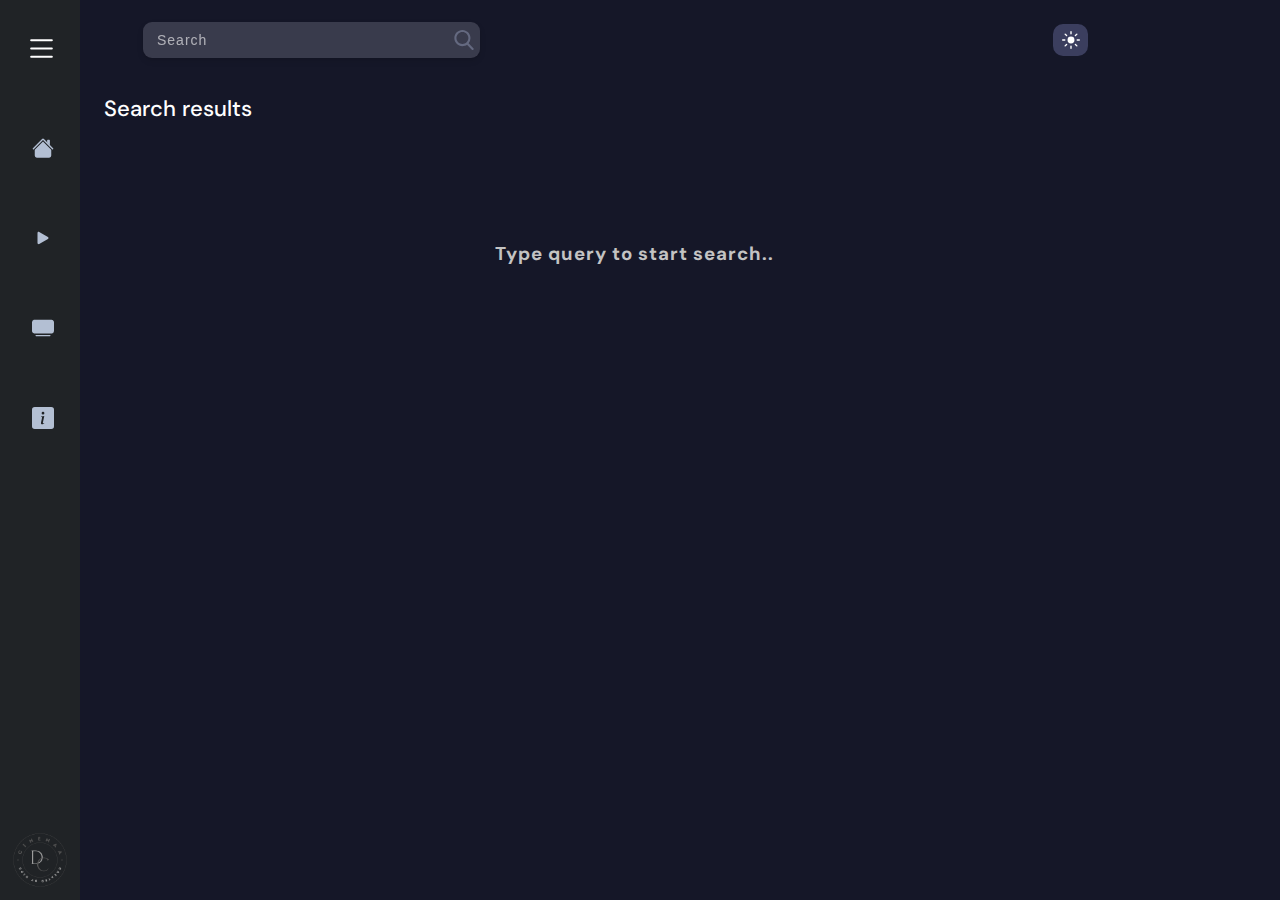
<file: search.html>
<!DOCTYPE html>
<html lang="en">

<head>
    <meta charset="UTF-8">
    <meta http-equiv="X-UA-Compatible" content="IE=edge">
    <meta name="viewport" content="width=device-width, initial-scale=1.0">
    <title>Cinemaa</title>
    <link rel="preconnect" href="https://fonts.googleapis.com">
    <link rel="preconnect" href="https://fonts.gstatic.com" crossorigin>
    <link href="https://fonts.googleapis.com/css2?family=DM+Sans:wght@400;500;700&display=swap" rel="stylesheet">
    <link rel="preconnect" href="https://fonts.googleapis.com">
    <link rel="preconnect" href="https://fonts.gstatic.com" crossorigin>
    <link href="https://fonts.googleapis.com/css2?family=Kumbh+Sans:wght@400;500;600;700&display=swap" rel="stylesheet">
    <link rel="stylesheet" href="./style.css">
</head>

<body class="body">
    <main class="main">
        <div class=" overlay overlay2"></div>
        <div class="overlay_side_navabar"></div>
        <div class="sidenav_container_movieDetail">
            <div class="sidenav_child_container">
                <nav class="sidenav sidenav_2">
                    <svg xmlns="http://www.w3.org/2000/svg" width="18" height="18" fill="#ffff"
                        class="arrow_left bi-arrow-left" viewBox="0 0 16 16">
                        <path fill-rule="evenodd"
                            d="M15 8a.5.5 0 0 0-.5-.5H2.707l3.147-3.146a.5.5 0 1 0-.708-.708l-4 4a.5.5 0 0 0 0 .708l4 4a.5.5 0 0 0 .708-.708L2.707 8.5H14.5A.5.5 0 0 0 15 8z" />
                    </svg>
                    <h3 class="title">CINEMAA</h3>
                    <svg xmlns="http://www.w3.org/2000/svg" width="33" height="33" fill="currentColor"
                        class="hamburger bi-list" viewBox="0 0 16 16">
                        <path class="pathh pathhphone" fill-rule="evenodd"
                            d="M2.5 12a.5.5 0 0 1 .5-.5h10a.5.5 0 0 1 0 1H3a.5.5 0 0 1-.5-.5zm0-4a.5.5 0 0 1 .5-.5h10a.5.5 0 0 1 0 1H3a.5.5 0 0 1-.5-.5zm0-4a.5.5 0 0 1 .5-.5h10a.5.5 0 0 1 0 1H3a.5.5 0 0 1-.5-.5z" />
                    </svg>
                    <div class="menu">
                        <h4 class="menu_title">Menu</h4>
                        <ul class="menu_ul">
                            <li class="home">
                                <a class="sidenavlinks" href="./index.html"><svg xmlns="http://www.w3.org/2000/svg"
                                        width="22" height="22" fill="currentColor" class="bi bi-house-fill"
                                        viewBox="0 0 16 16">
                                        <path class="path" fill-rule="evenodd"
                                            d="m8 3.293 6 6V13.5a1.5 1.5 0 0 1-1.5 1.5h-9A1.5 1.5 0 0 1 2 13.5V9.293l6-6zm5-.793V6l-2-2V2.5a.5.5 0 0 1 .5-.5h1a.5.5 0 0 1 .5.5z" />
                                        <path class="path" fill-rule="evenodd"
                                            d="M7.293 1.5a1 1 0 0 1 1.414 0l6.647 6.646a.5.5 0 0 1-.708.708L8 2.207 1.354 8.854a.5.5 0 1 1-.708-.708L7.293 1.5z" />
                                    </svg><span class="Home_title title_span">Home</span></a>
                            </li>
                            <li class="movie">
                                <a class="sidenavlinks" href="./moviesGenre.html">
                                    <svg xmlns="http://www.w3.org/2000/svg" width="22" height="22" fill="currentColor"
                                        class="bi bi-play-fill" viewBox="0 0 16 16">
                                        <path class="path"
                                            d="m11.596 8.697-6.363 3.692c-.54.313-1.233-.066-1.233-.697V4.308c0-.63.692-1.01 1.233-.696l6.363 3.692a.802.802 0 0 1 0 1.393z" />
                                    </svg>
                                    <span class="movie_name title_span">Movies</span></a>
                            </li>
                            <li class="tv_shows">
                                <a class="sidenavlinks" href="./tvShows.html">
                                    <svg xmlns="http://www.w3.org/2000/svg" width="22" height="22" fill="currentColor"
                                        class="bi bi-tv-fill" viewBox="0 0 16 16">
                                        <path class="path"
                                            d="M2.5 13.5A.5.5 0 0 1 3 13h10a.5.5 0 0 1 0 1H3a.5.5 0 0 1-.5-.5zM2 2h12s2 0 2 2v6s0 2-2 2H2s-2 0-2-2V4s0-2 2-2z" />
                                    </svg>
                                    <span class="tv_shows_title title_span">Shows</span></a>
                            </li>
                            <li class="settings">
                                <a class="sidenavlinks" href="./About.html">
                                    <svg xmlns="http://www.w3.org/2000/svg" width="22" height="22" fill="currentColor"
                                        class="bi bi-info-square-fill" viewBox="0 0 16 16">
                                        <path class="path"
                                            d="M0 2a2 2 0 0 1 2-2h12a2 2 0 0 1 2 2v12a2 2 0 0 1-2 2H2a2 2 0 0 1-2-2V2zm8.93 4.588-2.29.287-.082.38.45.083c.294.07.352.176.288.469l-.738 3.468c-.194.897.105 1.319.808 1.319.545 0 1.178-.252 1.465-.598l.088-.416c-.2.176-.492.246-.686.246-.275 0-.375-.193-.304-.533L8.93 6.588zM8 5.5a1 1 0 1 0 0-2 1 1 0 0 0 0 2z" />
                                    </svg><span class="settings_title title_span">About</span></a>
                            </li>
                        </ul>
                    </div>
                </nav>
            </div>
        </div>
        <section class="section_one section_one_movieDetail">
            <div class="nav_paremt_conatainer movieDetailnav_paremt_conatainer">
                <nav class="navContainer movieDetailnavContainer">
                    <svg xmlns="http://www.w3.org/2000/svg" width="33" height="33" fill="currentColor"
                        class="hamburger hamburgerphone bi-list" viewBox="0 0 16 16">
                        <path class="pathh" fill-rule="evenodd"
                            d="M2.5 12a.5.5 0 0 1 .5-.5h10a.5.5 0 0 1 0 1H3a.5.5 0 0 1-.5-.5zm0-4a.5.5 0 0 1 .5-.5h10a.5.5 0 0 1 0 1H3a.5.5 0 0 1-.5-.5zm0-4a.5.5 0 0 1 .5-.5h10a.5.5 0 0 1 0 1H3a.5.5 0 0 1-.5-.5z" />
                    </svg>
                    <input class="search" type="text" placeholder="Search ">
                    <div class="light_darkmode"></div>
                </nav>
            </div>
            <section class="section_two section_two2">
                <section class="Now_playing_movies_container_search">
                    <h4 class="Now_playing_movies_container_title" id="search_header">Search results</h4>

                    <svg xmlns="http://www.w3.org/2000/svg" width="16" height="16" fill="currentColor"
                        class="leftarrow arrowsearch arrowbtn bi-chevron-left" viewBox="0 0 16 16">
                        <path fill-rule="evenodd"
                            d="M11.354 1.646a.5.5 0 0 1 0 .708L5.707 8l5.647 5.646a.5.5 0 0 1-.708.708l-6-6a.5.5 0 0 1 0-.708l6-6a.5.5 0 0 1 .708 0z" />
                    </svg>
                    <svg xmlns="http://www.w3.org/2000/svg" width="16" height="16" fill="currentColor"
                        class="rightarrow  arrowsearch  arrowbtn bi-chevron-right" viewBox="0 0 16 16">
                        <path fill-rule="evenodd"
                            d="M4.646 1.646a.5.5 0 0 1 .708 0l6 6a.5.5 0 0 1 0 .708l-6 6a.5.5 0 0 1-.708-.708L10.293 8 4.646 2.354a.5.5 0 0 1 0-.708z" />
                    </svg>
                    <div class="search_result_div ">
                        <div class="emptysearch">
                            <h3>Type query to start search..</h3>
                        </div>
                    </div>
                </section>
            </section>
        </section>
    </main>
    <script src="./search.js"></script>
</body>

</html>
</file>
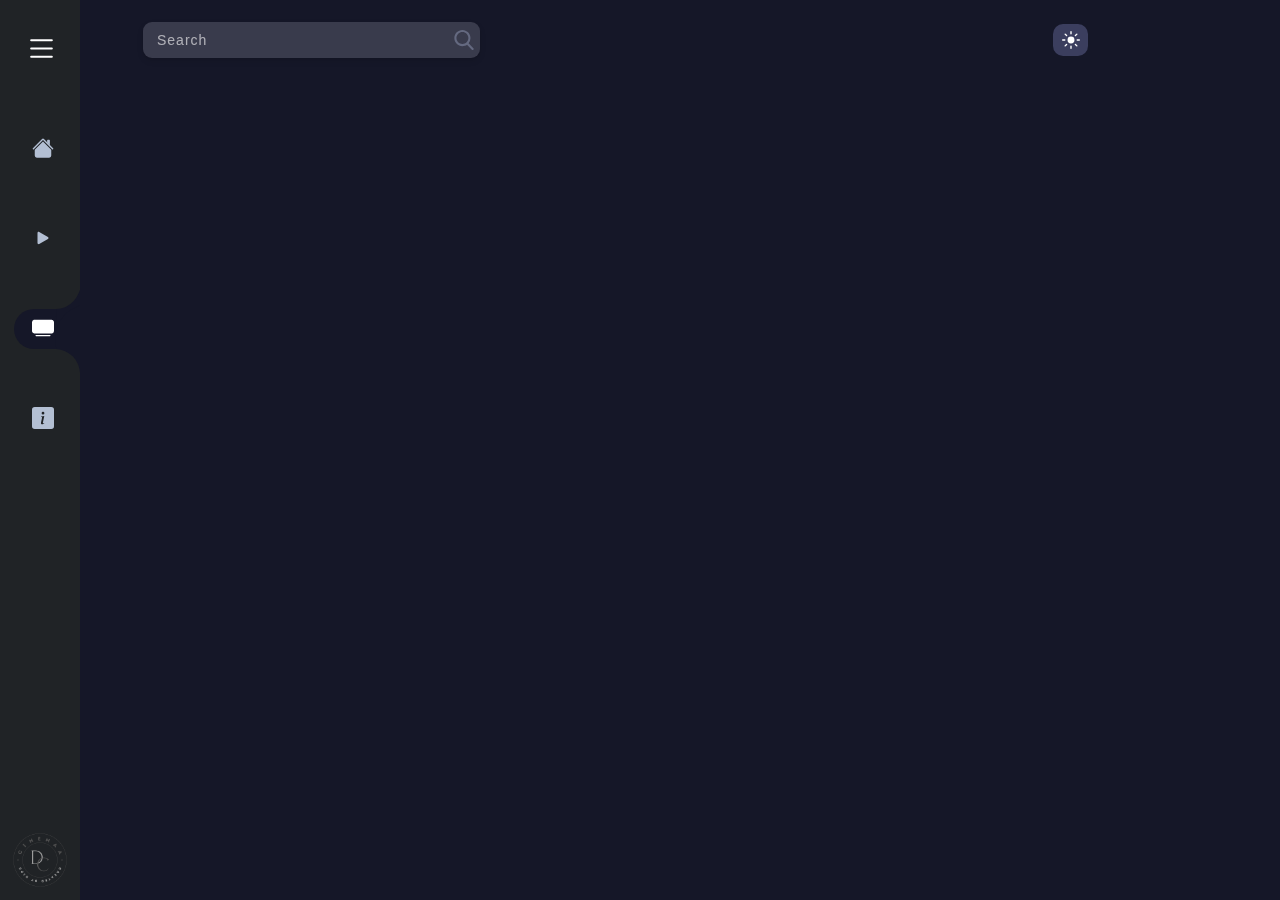
<file: SeasonEpisode.html>
<!DOCTYPE html>
<html lang="en">

<head>
    <meta charset="UTF-8" />
    <meta http-equiv="X-UA-Compatible" content="IE=edge" />
    <meta name="viewport" content="width=device-width, initial-scale=1.0" />
    <title>Cinemaa</title>
    <link rel="icon" type="image/png" sizes="32x32" href="./resources/D moviesand tv show.png" />
    <link rel="preconnect" href="https://fonts.googleapis.com" />
    <link rel="preconnect" href="https://fonts.gstatic.com" crossorigin />
    <link href="https://fonts.googleapis.com/css2?family=DM+Sans:wght@400;500;700&display=swap" rel="stylesheet" />
    <link rel="preconnect" href="https://fonts.googleapis.com" />
    <link rel="preconnect" href="https://fonts.gstatic.com" crossorigin />
    <link href="https://fonts.googleapis.com/css2?family=Kumbh+Sans:wght@400;500;600;700&display=swap"
        rel="stylesheet" />
    <link rel="stylesheet" href="./style.css" />
</head>

<body class="body">
    <main class="main">
        <div class="overlay overlay2"></div>
        <div class="overlay_side_navabar"></div>
        <div class="sidenav_container_movieDetail">
            <div class="sidenav_child_container">
                <nav class="sidenav sidenav_2">
                    <svg xmlns="http://www.w3.org/2000/svg" width="18" height="18" fill="#ffff"
                        class="arrow_left bi-arrow-left" viewBox="0 0 16 16">
                        <path fill-rule="evenodd"
                            d="M15 8a.5.5 0 0 0-.5-.5H2.707l3.147-3.146a.5.5 0 1 0-.708-.708l-4 4a.5.5 0 0 0 0 .708l4 4a.5.5 0 0 0 .708-.708L2.707 8.5H14.5A.5.5 0 0 0 15 8z" />
                    </svg>
                    <h3 class="title">CINEMAA</h3>
                    <svg xmlns="http://www.w3.org/2000/svg" width="33" height="33" fill="currentColor"
                        class="hamburger bi-list" viewBox="0 0 16 16">
                        <path class="pathh pathhphone" fill-rule="evenodd"
                            d="M2.5 12a.5.5 0 0 1 .5-.5h10a.5.5 0 0 1 0 1H3a.5.5 0 0 1-.5-.5zm0-4a.5.5 0 0 1 .5-.5h10a.5.5 0 0 1 0 1H3a.5.5 0 0 1-.5-.5zm0-4a.5.5 0 0 1 .5-.5h10a.5.5 0 0 1 0 1H3a.5.5 0 0 1-.5-.5z" />
                    </svg>
                    <div class="menu">
                        <h4 class="menu_title">Menu</h4>
                        <ul class="menu_ul">
                            <li class="home">
                                <a class="sidenavlinks" href="./index.html"><svg xmlns="http://www.w3.org/2000/svg"
                                        width="22" height="22" fill="currentColor" class="bi bi-house-fill"
                                        viewBox="0 0 16 16">
                                        <path class="path" fill-rule="evenodd"
                                            d="m8 3.293 6 6V13.5a1.5 1.5 0 0 1-1.5 1.5h-9A1.5 1.5 0 0 1 2 13.5V9.293l6-6zm5-.793V6l-2-2V2.5a.5.5 0 0 1 .5-.5h1a.5.5 0 0 1 .5.5z" />
                                        <path class="path" fill-rule="evenodd"
                                            d="M7.293 1.5a1 1 0 0 1 1.414 0l6.647 6.646a.5.5 0 0 1-.708.708L8 2.207 1.354 8.854a.5.5 0 1 1-.708-.708L7.293 1.5z" />
                                    </svg><span class="Home_title title_span">Home</span></a>
                            </li>
                            <li class="movie">
                                <a class="sidenavlinks" href="./moviesGenre.html">
                                    <svg xmlns="http://www.w3.org/2000/svg" width="22" height="22" fill="currentColor"
                                        class="bi bi-play-fill" viewBox="0 0 16 16">
                                        <path class="path"
                                            d="m11.596 8.697-6.363 3.692c-.54.313-1.233-.066-1.233-.697V4.308c0-.63.692-1.01 1.233-.696l6.363 3.692a.802.802 0 0 1 0 1.393z" />
                                    </svg>
                                    <span class="movie_name title_span">Movies</span></a>
                            </li>
                            <li class="tv_shows">
                                <a class="sidenavlinks" href="./tvShows.html">
                                    <svg xmlns="http://www.w3.org/2000/svg" width="22" height="22" fill="currentColor"
                                        class="bi bi-tv-fill" viewBox="0 0 16 16">
                                        <path class="path"
                                            d="M2.5 13.5A.5.5 0 0 1 3 13h10a.5.5 0 0 1 0 1H3a.5.5 0 0 1-.5-.5zM2 2h12s2 0 2 2v6s0 2-2 2H2s-2 0-2-2V4s0-2 2-2z" />
                                    </svg>
                                    <span class="tv_shows_title title_span">Shows</span></a>
                            </li>
                            <li class="settings">
                                <a class="sidenavlinks" href="./About.html">
                                    <svg xmlns="http://www.w3.org/2000/svg" width="22" height="22" fill="currentColor"
                                        class="bi bi-info-square-fill" viewBox="0 0 16 16">
                                        <path class="path"
                                            d="M0 2a2 2 0 0 1 2-2h12a2 2 0 0 1 2 2v12a2 2 0 0 1-2 2H2a2 2 0 0 1-2-2V2zm8.93 4.588-2.29.287-.082.38.45.083c.294.07.352.176.288.469l-.738 3.468c-.194.897.105 1.319.808 1.319.545 0 1.178-.252 1.465-.598l.088-.416c-.2.176-.492.246-.686.246-.275 0-.375-.193-.304-.533L8.93 6.588zM8 5.5a1 1 0 1 0 0-2 1 1 0 0 0 0 2z" />
                                    </svg><span class="settings_title title_span">About</span></a>
                            </li>
                        </ul>
                    </div>
                </nav>
            </div>
        </div>
        <section class="section_one section_one_movieDetail">
            <div class="nav_paremt_conatainer movieDetailnav_paremt_conatainer">
                <nav class="navContainer movieDetailnavContainer">
                    <svg xmlns="http://www.w3.org/2000/svg" width="33" height="33" fill="currentColor"
                        class="hamburger hamburgerphone bi-list" viewBox="0 0 16 16">
                        <path class="pathh" fill-rule="evenodd"
                            d="M2.5 12a.5.5 0 0 1 .5-.5h10a.5.5 0 0 1 0 1H3a.5.5 0 0 1-.5-.5zm0-4a.5.5 0 0 1 .5-.5h10a.5.5 0 0 1 0 1H3a.5.5 0 0 1-.5-.5zm0-4a.5.5 0 0 1 .5-.5h10a.5.5 0 0 1 0 1H3a.5.5 0 0 1-.5-.5z" />
                    </svg>
                    <input class="search" type="text" placeholder="Search " />
                    <div class="light_darkmode"></div>
                </nav>
            </div>
            <section class="section_two section_two2">
                <section class="Now_playing_movies_container_search">
                    <h4 class="Now_playing_movies_container_title titleoftvshow"></h4>
                </section>
                <section class="msg_episode_container">
                    <!-- <div class="msg_episode">If the episodes list are in random order. Click on the current season
                        number twice</div> -->
                </section>
                <section class="number_of_seasons"></section>
                <section class="currentseason_container">
                    <h4 class="Now_playing_movies_container_title current_season"></h4>
                </section>
                <section class="Episodes_container"></section>
            </section>
        </section>
    </main>
    <script src="./seasonEpisode.js"></script>
</body>

</html>
</file>
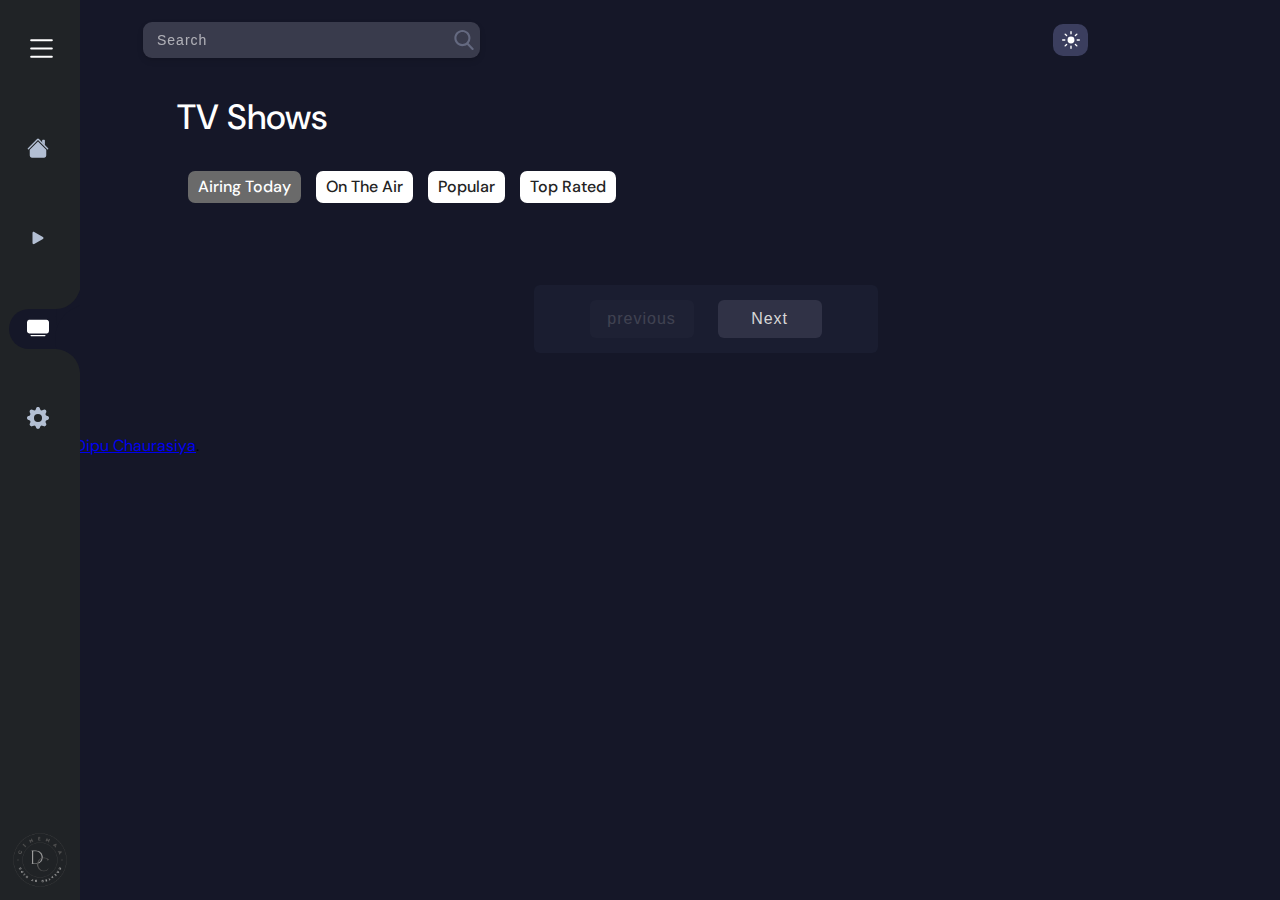
<file: tvShows.html>
<!DOCTYPE html>
<html lang="en">

<head>
    <meta charset="UTF-8">
    <meta http-equiv="X-UA-Compatible" content="IE=edge">
    <meta name="viewport" content="width=device-width, initial-scale=1.0">
    <title>Cinemaa</title>
    <link rel="preconnect" href="https://fonts.googleapis.com">
    <link rel="preconnect" href="https://fonts.gstatic.com" crossorigin>
    <link href="https://fonts.googleapis.com/css2?family=DM+Sans:wght@400;500;700&display=swap" rel="stylesheet">
    <link rel="preconnect" href="https://fonts.googleapis.com">
    <link rel="preconnect" href="https://fonts.gstatic.com" crossorigin>
    <link href="https://fonts.googleapis.com/css2?family=Kumbh+Sans:wght@400;500;600;700&display=swap" rel="stylesheet">
    <link rel="stylesheet" href="./style.css">
</head>

<body class="body">
    <main class="main">
        <div class=" overlay overlay2"></div>
        <div class="overlay_side_navabar"></div>
        <div class="sidenav_container_movieDetail">
            <div class="sidenav_child_container">
                <nav class="sidenav sidenav_2">
                    <svg xmlns="http://www.w3.org/2000/svg" width="18" height="18" fill="#ffff"
                        class="arrow_left bi-arrow-left" viewBox="0 0 16 16">
                        <path fill-rule="evenodd"
                            d="M15 8a.5.5 0 0 0-.5-.5H2.707l3.147-3.146a.5.5 0 1 0-.708-.708l-4 4a.5.5 0 0 0 0 .708l4 4a.5.5 0 0 0 .708-.708L2.707 8.5H14.5A.5.5 0 0 0 15 8z" />
                    </svg>
                    <h3 class="title">CINEMAA</h3>
                    <svg xmlns="http://www.w3.org/2000/svg" width="33" height="33" fill="currentColor"
                        class="hamburger bi-list" viewBox="0 0 16 16">
                        <path class="pathh pathhphone" fill-rule="evenodd"
                            d="M2.5 12a.5.5 0 0 1 .5-.5h10a.5.5 0 0 1 0 1H3a.5.5 0 0 1-.5-.5zm0-4a.5.5 0 0 1 .5-.5h10a.5.5 0 0 1 0 1H3a.5.5 0 0 1-.5-.5zm0-4a.5.5 0 0 1 .5-.5h10a.5.5 0 0 1 0 1H3a.5.5 0 0 1-.5-.5z" />
                    </svg>
                    <div class="menu">
                        <h4 class="menu_title">Menu</h4>
                        <ul class="menu_ul">
                            <li class="home">
                                <a class="sidenavlinks" href="./index.html"><svg xmlns="http://www.w3.org/2000/svg"
                                        width="22" height="22" fill="currentColor" class="bi bi-house-fill"
                                        viewBox="0 0 16 16">
                                        <path class="path" fill-rule="evenodd"
                                            d="m8 3.293 6 6V13.5a1.5 1.5 0 0 1-1.5 1.5h-9A1.5 1.5 0 0 1 2 13.5V9.293l6-6zm5-.793V6l-2-2V2.5a.5.5 0 0 1 .5-.5h1a.5.5 0 0 1 .5.5z" />
                                        <path class="path" fill-rule="evenodd"
                                            d="M7.293 1.5a1 1 0 0 1 1.414 0l6.647 6.646a.5.5 0 0 1-.708.708L8 2.207 1.354 8.854a.5.5 0 1 1-.708-.708L7.293 1.5z" />
                                    </svg><span class="Home_title title_span">Home</span></a>
                            </li>
                            <li class="movie">
                                <a class="sidenavlinks" href="#">
                                    <svg xmlns="http://www.w3.org/2000/svg" width="22" height="22" fill="currentColor"
                                        class="bi bi-play-fill" viewBox="0 0 16 16">
                                        <path class="path"
                                            d="m11.596 8.697-6.363 3.692c-.54.313-1.233-.066-1.233-.697V4.308c0-.63.692-1.01 1.233-.696l6.363 3.692a.802.802 0 0 1 0 1.393z" />
                                    </svg>
                                    <span class="movie_name title_span">Movies</span></a>
                            </li>
                            <li class="tv_shows">
                                <a class="sidenavlinks" href="./tvShows.html">
                                    <svg xmlns="http://www.w3.org/2000/svg" width="22" height="22" fill="currentColor"
                                        class="bi bi-tv-fill" viewBox="0 0 16 16">
                                        <path class="path"
                                            d="M2.5 13.5A.5.5 0 0 1 3 13h10a.5.5 0 0 1 0 1H3a.5.5 0 0 1-.5-.5zM2 2h12s2 0 2 2v6s0 2-2 2H2s-2 0-2-2V4s0-2 2-2z" />
                                    </svg>
                                    <span class="tv_shows_title title_span">shows</span></a>
                            </li>
                            <li class="settings">
                                <a class="sidenavlinks" href="#">
                                    <svg xmlns="http://www.w3.org/2000/svg" width="22" height="22" fill="currentColor"
                                        class="bi bi-gear-fill" viewBox="0 0 16 16">
                                        <path class="path"
                                            d="M9.405 1.05c-.413-1.4-2.397-1.4-2.81 0l-.1.34a1.464 1.464 0 0 1-2.105.872l-.31-.17c-1.283-.698-2.686.705-1.987 1.987l.169.311c.446.82.023 1.841-.872 2.105l-.34.1c-1.4.413-1.4 2.397 0 2.81l.34.1a1.464 1.464 0 0 1 .872 2.105l-.17.31c-.698 1.283.705 2.686 1.987 1.987l.311-.169a1.464 1.464 0 0 1 2.105.872l.1.34c.413 1.4 2.397 1.4 2.81 0l.1-.34a1.464 1.464 0 0 1 2.105-.872l.31.17c1.283.698 2.686-.705 1.987-1.987l-.169-.311a1.464 1.464 0 0 1 .872-2.105l.34-.1c1.4-.413 1.4-2.397 0-2.81l-.34-.1a1.464 1.464 0 0 1-.872-2.105l.17-.31c.698-1.283-.705-2.686-1.987-1.987l-.311.169a1.464 1.464 0 0 1-2.105-.872l-.1-.34zM8 10.93a2.929 2.929 0 1 1 0-5.86 2.929 2.929 0 0 1 0 5.858z" />
                                    </svg><span class="settings_title title_span">Settings</span></a>
                            </li>
                        </ul>
                    </div>
                </nav>
            </div>
        </div>
        <section class="section_one section_one_movieDetail">
            <div class="nav_paremt_conatainer movieDetailnav_paremt_conatainer">
                <nav class="navContainer movieDetailnavContainer">
                    <svg xmlns="http://www.w3.org/2000/svg" width="33" height="33" fill="currentColor"
                        class="hamburger hamburgerphone bi-list" viewBox="0 0 16 16">
                        <path class="pathh" fill-rule="evenodd"
                            d="M2.5 12a.5.5 0 0 1 .5-.5h10a.5.5 0 0 1 0 1H3a.5.5 0 0 1-.5-.5zm0-4a.5.5 0 0 1 .5-.5h10a.5.5 0 0 1 0 1H3a.5.5 0 0 1-.5-.5zm0-4a.5.5 0 0 1 .5-.5h10a.5.5 0 0 1 0 1H3a.5.5 0 0 1-.5-.5z" />
                    </svg>
                    <input class="search" type="text" placeholder="Search ">
                    <div class="light_darkmode"></div>
                </nav>
            </div>
            <section class="section_two section_two2">
                <section class="Now_playing_movies_container_search">
                    <h4 class="Now_playing_movies_container_title tvshowheader" id="search_header">TV Shows</h4>

                    <svg xmlns="http://www.w3.org/2000/svg" width="16" height="16" fill="currentColor"
                        class="leftarrow arrowsearch arrowbtn bi-chevron-left" viewBox="0 0 16 16">
                        <path fill-rule="evenodd"
                            d="M11.354 1.646a.5.5 0 0 1 0 .708L5.707 8l5.647 5.646a.5.5 0 0 1-.708.708l-6-6a.5.5 0 0 1 0-.708l6-6a.5.5 0 0 1 .708 0z" />
                    </svg>
                    <svg xmlns="http://www.w3.org/2000/svg" width="16" height="16" fill="currentColor"
                        class="rightarrow  arrowsearch  arrowbtn bi-chevron-right" viewBox="0 0 16 16">
                        <path fill-rule="evenodd"
                            d="M4.646 1.646a.5.5 0 0 1 .708 0l6 6a.5.5 0 0 1 0 .708l-6 6a.5.5 0 0 1-.708-.708L10.293 8 4.646 2.354a.5.5 0 0 1 0-.708z" />
                    </svg>
                    <div class="tvshowcategory_container">
                        <ul class="tvshowcatrgory_ul">
                            <li>Airing Today</li>
                            <li>On The Air</li>
                            <li>Popular</li>
                            <li>Top Rated</li>
                        </ul>
                    </div>
                    <div class="search_result_div">

                    </div>
                    </div>
                    <div class="pagination_container">
                        <div class="pagination">
                            <button class="previous_btn paginationBtn">previous</button>
                            <span class="pageCount"></span>
                            <button class="Next_btn paginationBtn">Next</button>
                        </div>

                    </div>
                </section>
            </section>
        </section>
    </main>
    <div class="attribution">
        Coded by <a href="https://github.com/immdipu">Dipu Chaurasiya</a>.
    </div>
    <script src="./tvshows.js"></script>
</body>

</html>
</file>
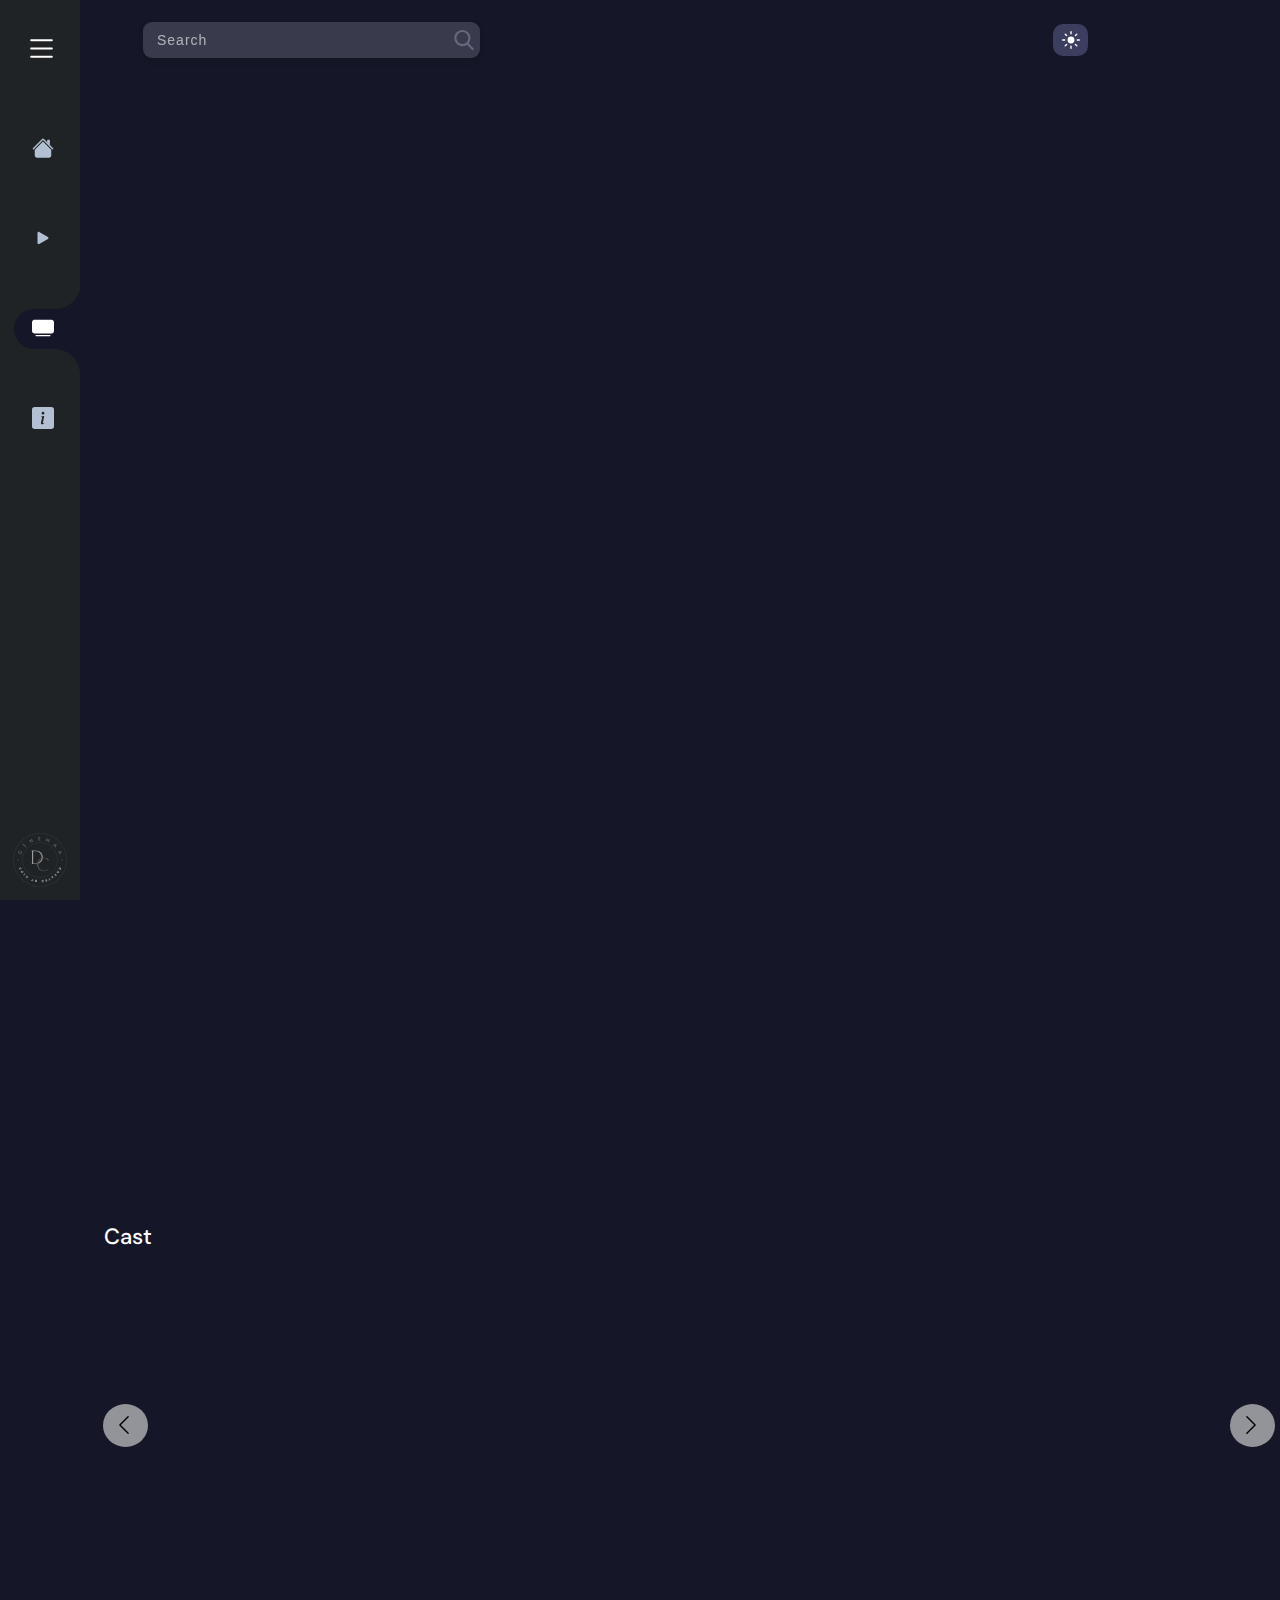
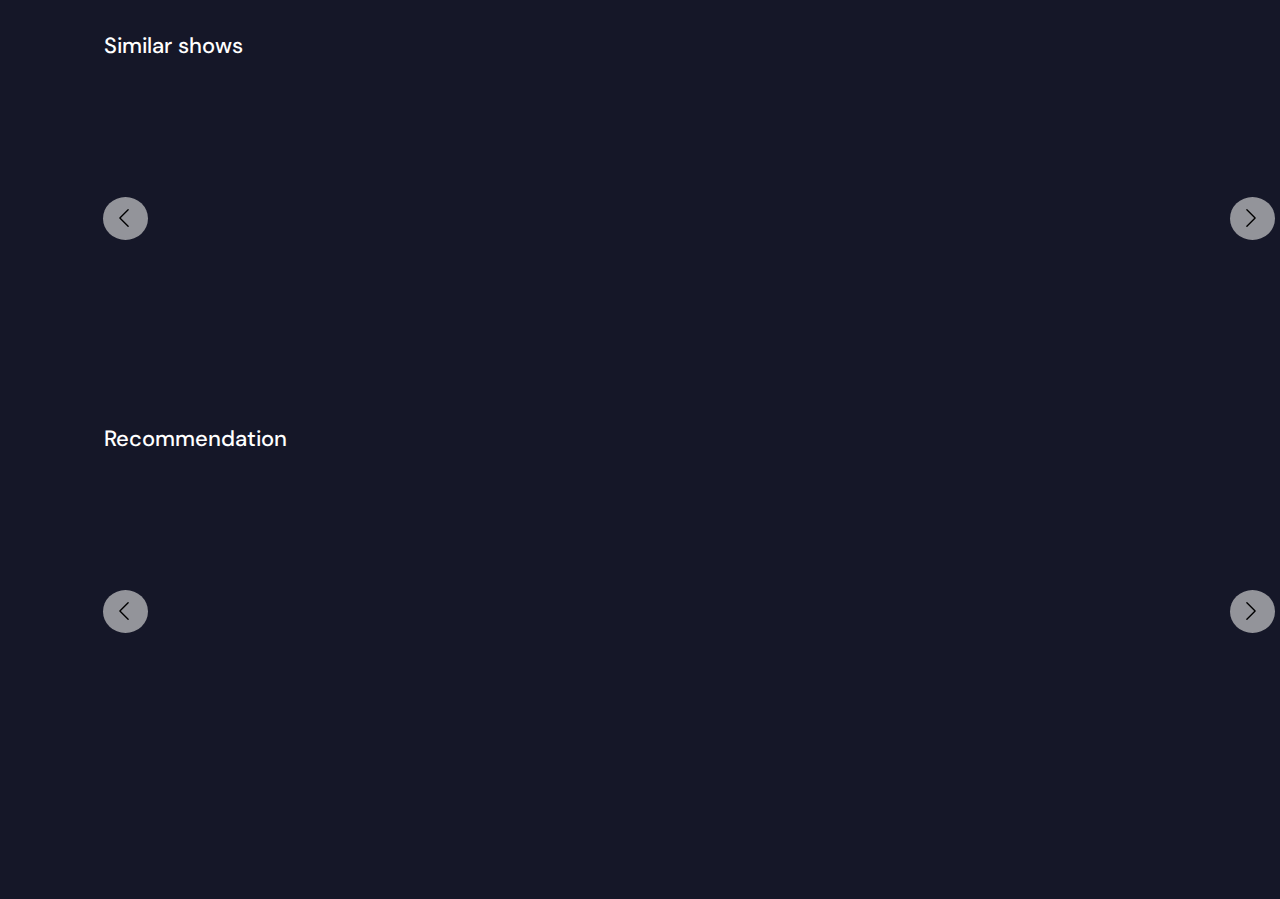
<file: TvShowsDetails.html>
<!DOCTYPE html>
<html lang="en">

<head>
    <meta charset="UTF-8">
    <meta http-equiv="X-UA-Compatible" content="IE=edge">
    <meta name="viewport" content="width=device-width, initial-scale=1.0">
    <title>Cinemaa</title>
    <link rel="icon" type="image/png" sizes="32x32" href="./resources/D moviesand tv show.png">
    <link rel="preconnect" href="https://fonts.googleapis.com">
    <link rel="preconnect" href="https://fonts.gstatic.com" crossorigin>
    <link href="https://fonts.googleapis.com/css2?family=DM+Sans:wght@400;500;700&display=swap" rel="stylesheet">
    <link rel="preconnect" href="https://fonts.googleapis.com">
    <link rel="preconnect" href="https://fonts.gstatic.com" crossorigin>
    <link href="https://fonts.googleapis.com/css2?family=Kumbh+Sans:wght@400;500;600;700&display=swap" rel="stylesheet">
    <link rel="stylesheet" href="./style.css">
</head>

<body class="body">
    <main class="main">
        <div class=" overlay overlay2"></div>
        <div class="overlay_side_navabar"></div>
        <div class="sidenav_container_movieDetail">
            <div class="sidenav_child_container">
                <nav class="sidenav sidenav_2">
                    <svg xmlns="http://www.w3.org/2000/svg" width="18" height="18" fill="#ffff"
                        class="arrow_left bi-arrow-left" viewBox="0 0 16 16">
                        <path fill-rule="evenodd"
                            d="M15 8a.5.5 0 0 0-.5-.5H2.707l3.147-3.146a.5.5 0 1 0-.708-.708l-4 4a.5.5 0 0 0 0 .708l4 4a.5.5 0 0 0 .708-.708L2.707 8.5H14.5A.5.5 0 0 0 15 8z" />
                    </svg>
                    <h3 class="title">CINEMAA</h3>
                    <svg xmlns="http://www.w3.org/2000/svg" width="33" height="33" fill="currentColor"
                        class="hamburger bi-list" viewBox="0 0 16 16">
                        <path class="pathh pathhphone" fill-rule="evenodd"
                            d="M2.5 12a.5.5 0 0 1 .5-.5h10a.5.5 0 0 1 0 1H3a.5.5 0 0 1-.5-.5zm0-4a.5.5 0 0 1 .5-.5h10a.5.5 0 0 1 0 1H3a.5.5 0 0 1-.5-.5zm0-4a.5.5 0 0 1 .5-.5h10a.5.5 0 0 1 0 1H3a.5.5 0 0 1-.5-.5z" />
                    </svg>
                    <div class="menu">
                        <h4 class="menu_title">Menu</h4>
                        <ul class="menu_ul">
                            <li class="home">
                                <a class="sidenavlinks" href="./index.html"><svg xmlns="http://www.w3.org/2000/svg"
                                        width="22" height="22" fill="currentColor" class="bi bi-house-fill"
                                        viewBox="0 0 16 16">
                                        <path class="path" fill-rule="evenodd"
                                            d="m8 3.293 6 6V13.5a1.5 1.5 0 0 1-1.5 1.5h-9A1.5 1.5 0 0 1 2 13.5V9.293l6-6zm5-.793V6l-2-2V2.5a.5.5 0 0 1 .5-.5h1a.5.5 0 0 1 .5.5z" />
                                        <path class="path" fill-rule="evenodd"
                                            d="M7.293 1.5a1 1 0 0 1 1.414 0l6.647 6.646a.5.5 0 0 1-.708.708L8 2.207 1.354 8.854a.5.5 0 1 1-.708-.708L7.293 1.5z" />
                                    </svg><span class="Home_title title_span">Home</span></a>
                            </li>
                            <li class="movie">
                                <a class="sidenavlinks" href="./moviesGenre.html">
                                    <svg xmlns="http://www.w3.org/2000/svg" width="22" height="22" fill="currentColor"
                                        class="bi bi-play-fill" viewBox="0 0 16 16">
                                        <path class="path"
                                            d="m11.596 8.697-6.363 3.692c-.54.313-1.233-.066-1.233-.697V4.308c0-.63.692-1.01 1.233-.696l6.363 3.692a.802.802 0 0 1 0 1.393z" />
                                    </svg>
                                    <span class="movie_name title_span">Movies</span></a>
                            </li>
                            <li class="tv_shows">
                                <a class="sidenavlinks" href="./tvShows.html">
                                    <svg xmlns="http://www.w3.org/2000/svg" width="22" height="22" fill="currentColor"
                                        class="bi bi-tv-fill" viewBox="0 0 16 16">
                                        <path class="path"
                                            d="M2.5 13.5A.5.5 0 0 1 3 13h10a.5.5 0 0 1 0 1H3a.5.5 0 0 1-.5-.5zM2 2h12s2 0 2 2v6s0 2-2 2H2s-2 0-2-2V4s0-2 2-2z" />
                                    </svg>
                                    <span class="tv_shows_title title_span">Shows</span></a>
                            </li>
                            <li class="settings">
                                <a class="sidenavlinks" href="./About.html">
                                    <svg xmlns="http://www.w3.org/2000/svg" width="22" height="22" fill="currentColor"
                                        class="bi bi-info-square-fill" viewBox="0 0 16 16">
                                        <path class="path"
                                            d="M0 2a2 2 0 0 1 2-2h12a2 2 0 0 1 2 2v12a2 2 0 0 1-2 2H2a2 2 0 0 1-2-2V2zm8.93 4.588-2.29.287-.082.38.45.083c.294.07.352.176.288.469l-.738 3.468c-.194.897.105 1.319.808 1.319.545 0 1.178-.252 1.465-.598l.088-.416c-.2.176-.492.246-.686.246-.275 0-.375-.193-.304-.533L8.93 6.588zM8 5.5a1 1 0 1 0 0-2 1 1 0 0 0 0 2z" />
                                    </svg><span class="settings_title title_span">About</span></a>
                            </li>
                        </ul>
                    </div>
                </nav>
            </div>
        </div>
        <section class="section_one section_one_movieDetail">
            <div class="nav_paremt_conatainer movieDetailnav_paremt_conatainer">
                <nav class="navContainer movieDetailnavContainer">
                    <svg xmlns="http://www.w3.org/2000/svg" width="33" height="33" fill="currentColor"
                        class="hamburger hamburgerphone bi-list" viewBox="0 0 16 16">
                        <path class="pathh" fill-rule="evenodd"
                            d="M2.5 12a.5.5 0 0 1 .5-.5h10a.5.5 0 0 1 0 1H3a.5.5 0 0 1-.5-.5zm0-4a.5.5 0 0 1 .5-.5h10a.5.5 0 0 1 0 1H3a.5.5 0 0 1-.5-.5zm0-4a.5.5 0 0 1 .5-.5h10a.5.5 0 0 1 0 1H3a.5.5 0 0 1-.5-.5z" />
                    </svg>
                    <input class="search" type="text" placeholder="Search ">
                    <div class="light_darkmode"></div>
                </nav>
            </div>
            <section class="section_two section_two2">
                <div class="posterbig"></div>
                <div class="poster_big">
                    <div class="gradient"></div>
                    <div class="line"></div>
                </div>
                <section class="movie_details">

                </section>
                <section class="section_story">
                </section>
                <section class="Trailer_section">
                </section>
                <section
                    class=" Now_playing_movies_container Now_playing_movies_container_movieDetail movie_caste_container "
                    id="cast_con">
                    <h4 class="Now_playing_movies_container_title">Cast</h4>

                    <svg xmlns="http://www.w3.org/2000/svg" width="16" height="16" fill="currentColor"
                        class="leftarrow arrowbtn bi-chevron-left" viewBox="0 0 16 16">
                        <path fill-rule="evenodd"
                            d="M11.354 1.646a.5.5 0 0 1 0 .708L5.707 8l5.647 5.646a.5.5 0 0 1-.708.708l-6-6a.5.5 0 0 1 0-.708l6-6a.5.5 0 0 1 .708 0z" />
                    </svg>
                    <svg xmlns="http://www.w3.org/2000/svg" width="16" height="16" fill="currentColor"
                        class="rightarrow arrowbtn bi-chevron-right" viewBox="0 0 16 16">
                        <path fill-rule="evenodd"
                            d="M4.646 1.646a.5.5 0 0 1 .708 0l6 6a.5.5 0 0 1 0 .708l-6 6a.5.5 0 0 1-.708-.708L10.293 8 4.646 2.354a.5.5 0 0 1 0-.708z" />
                    </svg>
                    <div class="Casdiv">
                    </div>
                </section>

                <section
                    class=" Now_playing_movies_container Now_playing_movies_container_movieDetail similar_movies_container"
                    id="Similarovie">
                    <h4 class="Now_playing_movies_container_title">Similar shows</h4>

                    <svg xmlns="http://www.w3.org/2000/svg" width="16" height="16" fill="currentColor"
                        class="leftarrow arrowbtn bi-chevron-left" viewBox="0 0 16 16">
                        <path fill-rule="evenodd"
                            d="M11.354 1.646a.5.5 0 0 1 0 .708L5.707 8l5.647 5.646a.5.5 0 0 1-.708.708l-6-6a.5.5 0 0 1 0-.708l6-6a.5.5 0 0 1 .708 0z" />
                    </svg>
                    <svg xmlns="http://www.w3.org/2000/svg" width="16" height="16" fill="currentColor"
                        class="rightarrow arrowbtn bi-chevron-right" viewBox="0 0 16 16">
                        <path fill-rule="evenodd"
                            d="M4.646 1.646a.5.5 0 0 1 .708 0l6 6a.5.5 0 0 1 0 .708l-6 6a.5.5 0 0 1-.708-.708L10.293 8 4.646 2.354a.5.5 0 0 1 0-.708z" />
                    </svg>
                    <div class="Now_playing_movies_div Now_playing_movies_div_movieDetail Similar_movies_div">
                    </div>
                </section>
                <section
                    class=" Now_playing_movies_container Now_playing_movies_container_movieDetail reccomendation movie "
                    id="recommenn">
                    <h4 class="Now_playing_movies_container_title">Recommendation</h4>

                    <svg xmlns="http://www.w3.org/2000/svg" width="16" height="16" fill="currentColor"
                        class="leftarrow arrowbtn bi-chevron-left" viewBox="0 0 16 16">
                        <path fill-rule="evenodd"
                            d="M11.354 1.646a.5.5 0 0 1 0 .708L5.707 8l5.647 5.646a.5.5 0 0 1-.708.708l-6-6a.5.5 0 0 1 0-.708l6-6a.5.5 0 0 1 .708 0z" />
                    </svg>
                    <svg xmlns="http://www.w3.org/2000/svg" width="16" height="16" fill="currentColor"
                        class="rightarrow arrowbtn bi-chevron-right" viewBox="0 0 16 16">
                        <path fill-rule="evenodd"
                            d="M4.646 1.646a.5.5 0 0 1 .708 0l6 6a.5.5 0 0 1 0 .708l-6 6a.5.5 0 0 1-.708-.708L10.293 8 4.646 2.354a.5.5 0 0 1 0-.708z" />
                    </svg>
                    <div
                        class="Now_playing_movies_div Now_playing_movies_div_movieDetail recommendation_movies_div reccomendation_tvshow">
                    </div>
                </section>
            </section>
        </section>

    </main>

    <script src="./TvShowsDetails.js"></script>
</body>

</html>
</file>
<file: style.css>
* {
    margin: 0;
    padding: 0;
    box-sizing: border-box;
}

body {
    background-color: var(--navbar-background);
    font-family: 'DM Sans', sans-serif;
    transition-duration: 0.5s;
    transition-timing-function: linear;

}



:root {
    --background: #151728;
    ;
    --shadow: rgba(0, 0, 0, 0.1) 0px 3px 6px 0px, rgba(0, 0, 0, 0.08) 0px 1px 3px 0px;

}

body {
    background-color: var(--background);
}

html {
    -webkit-tap-highlight-color: transparent;
}

.main {
    display: flex;
}

.overlay {
    width: 100%;
    position: fixed;
    background-color: white;
    height: 0%;
    z-index: -1;
    transition-duration: 0.5s;
    transition-timing-function: linear;
}



.sidenav_container {
    width: 5rem;

}

.sidenav {
    height: 100vh;
    width: 77px;
    display: flex;
    flex-direction: column;
    overflow: hidden;
    position: fixed;
    height: 100%;
    transition-duration: 0.2s;
    transition-timing-function: ease-out;
    z-index: 3;
    background-color: #33373e;
    background-color: #202326;
    padding: 0 0 0 2px;
    transition-duration: 0.3s;
    transition-timing-function: linear;
    background-image: url("./resources/D\ moviesand\ tv\ shows\ \(Transparent\ BG\).png");
    background-position: center;
    background-repeat: no-repeat;
    background-size: contain;
    background-position-y: 100%;
}


.sidenav_2 {
    width: 5rem;
}


.sidenavlinks {
    display: flex;
    align-items: center;
    gap: 44px;
    width: fit-content;
    cursor: pointer;
    text-decoration: none;
    padding: 8px 0px 10px 18px;
}



.arrow_left {
    display: none;
    align-self: end;
    width: 25px;
    margin-right: 2px;
    margin-top: 10px;
    cursor: pointer;
    transition-duration: 0.5s;
    transition-timing-function: linear;
}

.title {
    display: none;
    color: white;
    font-family: 'Kumbh Sans', sans-serif;
    font-size: 18px;
    letter-spacing: 3px;
    margin: 0px 14px 0px 12px;
    align-self: center;
    margin-top: 36px;
    transition-duration: 0.5s;
    transition-timing-function: linear;
}

.hamburger {
    display: block;
    margin-top: 2rem;
    cursor: pointer;
    width: 35px;
    align-self: center;
    transition-duration: 0.5s;
    transition-timing-function: linear;
}

.pathh {
    fill: #ffffff;
}



.menu {
    margin-left: 0rem;
    margin-top: 4rem;
    display: flex;
    justify-content: center;
}

.menu_ul {
    display: flex;
    flex-direction: column;
    gap: 50px;
    margin-left: 5rem;
}

.menu_title {
    margin-bottom: 20px;
    font-family: 'DM Sans', sans-serif;
    color: #fffffff5;
    font-weight: 500;
    font-size: 17px;
    letter-spacing: 1px;
    display: none;
    opacity: 0.7;
}


.bi {
    cursor: pointer;
}

.path {
    /* fill: #287bff; */
    fill: #b3bfd3;
    color: white;
}


.menu_ul li span {
    color: #ffffff9e;
    font-size: 15px;
    font-weight: 500;
    letter-spacing: 0px;
    /* display: none;*/
}





.GoogleButton {
    color: rgb(199 199 199 / 90%);
    cursor: pointer;
    padding: 7px 16px 7px 16px;
    border-radius: 11px;
    font-size: 11px;
    text-decoration: none;
    transition: all .2s ease-in-out;
    background: #1b1d30;
}

.playButtonContainer {
    display: flex;
    align-items: center;
    gap: 30px;
}

.GoogleButton:hover {
    box-shadow: 0 8px 16px 0 rgb(0 0 0 / 20%), 0 6px 20px 0 rgb(0 0 0 / 19%);
    color: rgb(255, 255, 255);

}





body.minimize_siderbar .sidenav {
    width: 14rem;
    transition-duration: 0.2s;
    transition-timing-function: linear;
    height: 100%;
    background-size: 153px;
    background-position-y: 103%;
}

body.minimize_siderbar .sidenav_container {
    width: 16rem;
    transition-duration: 0.2s;
    transition-timing-function: linear;
}

body.minimize_siderbar .arrow_left {
    display: block;
    transition-duration: 0.2s;
    transition-timing-function: linear;
}

body.minimize_siderbar .title {
    display: block;
    transition-duration: 0.2s;
    transition-timing-function: linear;
}

body.minimize_siderbar .hamburger {
    display: none;
    transition-duration: 0.2s;
    transition-timing-function: linear;

}

body.minimize_siderbar .title_span {
    display: inline-block;
}

body.minimize_siderbar .menu_title {
    display: block;
}

body.minimize_siderbar .menu {
    margin-left: 2rem;
    margin-top: 4rem;
    display: block;
}


body.minimize_siderbar .menu_ul {
    display: flex;
    flex-direction: column;
    gap: 45px;
    margin-left: 0rem;
}



body.minimize_siderbar .sidenavlinks {
    padding: 8px 95px 10px 18px;
    gap: 15px;
}


body.minimize_siderbar .section_one {
    margin-left: 1rem;
    transition-duration: 0.2s;
    transition-timing-function: linear;

}

body.minimize_siderbar .Now_playing_movies_container {
    width: 79vw;
    position: relative;
    transition-duration: 0.2s;
    transition-timing-function: linear;
}

body.minimize_siderbar .light_darkmode {
    right: 25%;
    transition-duration: 0.2s;
    transition-timing-function: linear;
}

body.minimize_siderbar .navContainer {
    left: 225px;
    transition-duration: 0.2s;
    transition-timing-function: linear;

}

body.minimize_siderbar .movieDetailnavContainer {
    left: 223px;

}




body.minimize_siderbar .sidenav_child_container {
    width: 14rem;
    transition-duration: 0.2s;
    transition-timing-function: linear;
}

body.minimize_siderbar .section_one_movieDetail {
    margin-left: 14rem;
    transition-duration: 0.2s;
    transition-timing-function: linear;
}



.section_one {
    margin-left: 1rem;
    transition-duration: 0.3s;
    transition-timing-function: linear;
    overflow: hidden;


}

.nav_paremt_conatainer {
    background-color: var(--background);
    height: 5rem;
    z-index: 2;

    transition-timing-function: linear;
}


.navContainer {
    Display: flex;

    height: 5rem;
    align-items: center;
    padding: 0px 146px 0px 63px;
    justify-content: space-between;
    position: fixed;
    width: -webkit-fill-available;
    z-index: 2;
    left: 81px;
    margin: 0 0 0 0px;
    transition-duration: 0.2s;
    transition-timing-function: ease-out;
}



.navContainer input {
    background-image: url("data:image/svg+xml;charset=utf-8,%3Csvg xmlns='http://www.w3.org/2000/svg' viewBox='0 0 56.966 56.966' fill='%23717790c7'%3E%3Cpath d='M55.146 51.887 41.588 37.786A22.926 22.926 0 0 0 46.984 23c0-12.682-10.318-23-23-23s-23 10.318-23 23 10.318 23 23 23c4.761 0 9.298-1.436 13.177-4.162l13.661 14.208c.571.593 1.339.92 2.162.92.779 0 1.518-.297 2.079-.837a3.004 3.004 0 0 0 .083-4.242zM23.984 6c9.374 0 17 7.626 17 17s-7.626 17-17 17-17-7.626-17-17 7.626-17 17-17z'/%3E%3C/svg%3E");
    background-repeat: no-repeat;
    padding: 0px 26px 1px 14px;
    height: 36px;
    outline: none;
    border: none;
    border-radius: 9px;
    box-shadow: var(--shadow);
    background-color: #82819357;
    background-size: 20px;
    background-position-y: center;
    background-position: 98%;
    color: #ffff;
    width: 34%;
    letter-spacing: 1px;
    font-size: 14px;
    transition-duration: 0.2s;
    transition-timing-function: linear;

}

::placeholder {
    color: #ffff;
    opacity: 0.6;
}


.light_darkmode {
    background-image: url(./resources/icon-sun.svg);
    background-color: black;
    width: 35px;
    background-repeat: no-repeat;
    height: 32px;
    background-position: center;
    background-size: 18px;
    border-radius: 10px;
    background-color: rgb(87 88 92 / 54%);
    background-color: #3b3e5e;
    position: absolute;
    right: 16%;
    transition-duration: 0.5s;
    transition-timing-function: linear;

}



.home_header {
    color: #ffff;
    margin: 0px 90px 18px 0px;
    font-size: 32px;
}

.Home_header_container {
    display: flex;
    /* width: 100%; */
    height: 34vw;
    margin: 0;
    position: absolute;
    top: 0;
    right: 0;
    left: 0;
    margin-left: 4rem;
    transition-duration: 0.3s;
    transition-timing-function: linear
}

body.minimize_siderbar .Home_header_container {
    margin-left: 14rem;
}




.first_box {
    width: 72%;
    background-blend-mode: luminosity;
    background-blend-mode: hard-light;
    background-color: #4784ff;
    background-image: url(./resources/John-Wick-Wallpaper-removebg.png);
    background-image: url(./resources/Homelaner-removebg-preview.png);
    display: flex;
    flex-direction: column;
    gap: 2rem;
    padding: 27px 12px 13px 25px;
    background-repeat: no-repeat;
    background-size: 27rem;
    border-radius: 15px;
    color: #4784ff;
    background-position: 100%;
    background-position: 107%;
    box-shadow: 0 6px 30px -10px #4a74c9;
    z-index: 1;

}

.about {
    line-height: 1.4;
    font-size: 26px;
    color: #ffff;
}


.logo {
    display: flex;
    align-items: center;
}

.header_logo {
    width: 45px;
    height: 45px;
    background: #00008b00;
    padding: 5px;
    border-radius: 50%;
    border: 1px solid #ffffff;
}

.feather {
    width: 10px;
    background: #ffff;
    padding: 1px;
    border-radius: 50%;
    position: relative;
    left: -9px;
    top: 11px;
}

.quality_about {
    line-height: 2;
}

.free {
    font-size: 15px;
    font-weight: 700;
    color: #ffff;
    letter-spacing: 1px;
    color: #ffff;
}

.quality {
    display: flex;
    gap: 10px;
    align-items: center;
    font-size: 13px;
    font-weight: 500;
    color: #ffff;
}

.dot {
    width: 5px;
    height: 5px;
    background-color: #ffff;
    ;
    border-radius: 50%;
}

.second_box {
    background-color: #4784ff;
    background-image: url(./resources/Homelandeer1.png);
    display: flex;
    flex-direction: column;
    gap: 2rem;
    padding: 27px 12px 13px 25px;
    background-repeat: no-repeat;
    background-size: initial;
    border-radius: 15px;
    color: #4784ff;
    background-position: 24%;
    background-position-y: -40px;
    width: 25%;
    background-blend-mode: hard-light;
    box-shadow: 0 6px 30px -10px #4a74c9;
    z-index: 1;
}

/* Now playing movies container*/

.Now_playing_movies_container {
    width: 94vw;
    position: relative;
    margin: 0px 0 0 24px;
}

.Now_playing_movies_container_title {
    color: #ffff;
    font-size: 22px;
    margin: 8px 0px 14px 0px;
    font-weight: 500;
}

.Now_playing_movies_div,
.current_popular_movies_div,
.Top_rated_movies_div,
.Casdiv {
    padding: 14px 41px 9px 0px;
    margin: 13px 35px 30px 0px;
    display: flex;
    gap: 0rem;
    overflow-x: scroll;
    overflow-y: hidden;
    transition-duration: 0.5s;
    transition-timing-function: linear;
    height: 20rem;
    position: relative;

}




.Now_playing_movies,
.current_popular_movies,
.Top_rated_movies,
.person_movies {
    cursor: pointer;
    position: absolute;
    transition-duration: 0.3s;
    transition-timing-function: linear;
}



.Now_playing_movies_div::-webkit-scrollbar {
    display: none;
}

.Casdiv::-webkit-scrollbar {
    display: none;
}

.current_popular_movies_div::-webkit-scrollbar {
    display: none;
}

.Top_rated_movies_div::-webkit-scrollbar {
    display: none;
}

.Now_playing_movies,
.current_popular_movies,
.Top_rated_movies,
.person_movies {

    width: 10rem;
}



.poster {
    width: inherit;
    border-radius: 20px;
    transition-duration: 0.2s;
    transition-timing-function: ease-in-out;
    height: 15rem;
    object-fit: cover;

}

.posterlink {
    width: inherit;
}

.poster:hover {
    opacity: 0.7;
    transform: scale(1.07);
    transition-duration: 0.2s;
    transition-timing-function: ease-in-out;
}


.movie_title {
    text-overflow: ellipsis;
    color: #ffff;
    height: 28px;
    white-space: nowrap;
    overflow: hidden;
    margin: 9px 4px 2px 4px;
    font-size: 15px;
    font-weight: 500;
}



.date_rating {
    display: flex;
    align-items: center;
    color: #ffff;
    margin: 0 7px 0 7px;
}

.date {
    font-size: 13px;
    color: #999999;
}

.star {
    margin-left: 5px;
}

.rating {
    font-size: 13px;
    color: #999999;
    flex: 1;
}

.dot2 {
    margin: 0 7px 0 7px;
    color: #999999;
}

.category {
    border: 1px solid #767676;
    padding: 2px 4px 2px 4px;
    font-size: 10px;
    color: #d9d9d9;
    border-radius: 4px;
    opacity: .7;
}

.arrowbtn {
    position: absolute;
    bottom: 154px;
    width: 45px;
    height: 43px;
    fill: rgb(0, 0, 0);
    cursor: pointer;
    background-color: rgb(219 219 219 / 64%);
    border-radius: 50%;
    padding: 10px 13px 11px 10px;

}

.arrowbtn:hover {
    fill: rgb(129, 125, 125);
}

.rightarrow {
    float: right;
    margin: 0 7px 0px 0px;
    right: 25px;
    z-index: 2;
}

.rightarrowindex {
    right: 46px;
}


.leftarrow {
    left: -1px;
    z-index: 1;
}

.alertMsg {
    background-color: #ffff;
    height: fit-content;
    width: 22rem;
    position: absolute;
    z-index: 4;
    display: flex;
    flex-direction: column;
    align-items: center;
    gap: 1rem;
    padding: 26px 22px 25px 31px;
    left: 31%;
    top: -74%;
    border-radius: 12px;
    transition-duration: 0.4s;
    transition-timing-function: linear;
}

.alertMsg_header {
    font-weight: 700;
    font-size: 27px;
}

.alertMsg_para {
    margin: 1px 0 9px 7px;
    color: #505050;
}

.okaybtn {
    border: none;
    outline: none;
    padding: 10px 80px 10px 80px;
    font-size: 18px;
    letter-spacing: 1px;
    font-weight: 500;
    border-radius: 11px;
    width: fit-content;
    box-shadow: var(--shadow);
    background-color: #242424;
    color: #c7c7c7;
    cursor: pointer;
}

.okaybtn:hover {
    color: #ffff;
    background-color: #414040;
}





/* HTML 2*/

.posterbig {
    height: 80vh;
    position: relative;
}


.poster_big {
    position: relative;
}


.poster_big_img {
    height: 100%;
    object-fit: cover;
    object-position: 50% 0;
    width: 100%;
}

.gradient {
    background: -moz-linear-gradient(top, rgba(125, 185, 232, 0) 0, #151728 100%);
    background: -webkit-linear-gradient(top, rgba(125, 185, 232, 0), #151728);
    background: linear-gradient(180deg, rgba(125, 185, 232, 0) 0, #151728);
    bottom: 0;
    filter: progid:DXImageTransform.Microsoft.gradient(startColorstr="#007db9e8", endColorstr="#151728", GradientType=0);
    left: 0;
    position: absolute;
    right: 0;
    top: 0;
    position: absolute;
    right: 0;
    top: -220px;
    height: 14rem;
    z-index: 1;
}

.line {
    background-color: var(--background);
    width: 100%;
    position: absolute;
    height: 101px;
    z-index: 1;
    bottom: -58px;
    border-radius: 45px 45px 0 0px;

}


.sidenav_container_movieDetail {
    position: fixed;
    top: 0;
    align-items: center;
    bottom: 0;
    z-index: 9999;
    overflow: hidden;
    width: initial;
}

.section_one_movieDetail {
    margin-left: 5rem;
}


.sidenav_child_container {
    width: 5rem;
    height: 100%;
    transition-duration: 0.3s;
    transition-timing-function: linear;
}





.movieDetailnav_paremt_conatainer {
    z-index: 2;
}

.movieDetailnavContainer {
    z-index: 3;
    background-color: rgb(21 23 40 / 0%);
    backdrop-filter: blur(0px);
    left: 80px;
}

.bgadd {
    background-color: rgb(35 38 60 / 49%);
    backdrop-filter: blur(4px);
}

.movie_details {

    display: flex;
    align-items: center;
    gap: 2rem;
    background-color: var(--background);
}

.movie_details_poster {
    width: 13rem;
    border-radius: 20px;
    z-index: 1;
    transform: translateX(60px)translateY(-8rem);
    box-shadow: var(--shadow);

}

.movie_details_about {
    z-index: 1;
    transform: translateX(52px) translateY(-75px);
    display: flex;
    flex-direction: column;
    gap: 1rem;


}

.movie_details_title {

    width: 31rem;
    font-size: 31px;
    word-break: break-word;
    word-spacing: 3px;
    color: #ffffffe6;
}


.movie_details_about_category_ul {
    display: flex;
    gap: 1rem;
    font-size: 13px;
    flex-wrap: wrap;
    width: 85%;

}

.movie_details_category_ul_li {
    list-style: none;
    background-color: #54545475;
    box-shadow: var(--shadow);
    padding: 3px 7px 3px 7px;
    border-radius: 5px;
    color: #d7d7d7;
}

.overlay2 {
    z-index: 0;
}

.section_two2 {
    transform: translateY(-82px);
}

.time {
    font-size: 13px;
    color: #999999;
}

.play_btn {
    background-image: url();
    border: none;
    outline: none;
    padding: 10px 80px 10px 80px;
    font-size: 18px;
    letter-spacing: 1px;
    font-weight: 500;
    border-radius: 10px;
    gap: 3px;
    display: flex;
    width: fit-content;
    box-shadow: var(--shadow);
    background-color: #2b2e4a;
    color: #c7c7c7;
    border: 1px solid #2b2e4a;
    cursor: pointer;
}

.play_btn:hover {
    background-color: white;
    color: black;
}

.section_story {
    width: 85%;
    color: #a9a9a9;
    /* line-height: 1.08; */
    font-size: 16px;
    letter-spacing: 0px;
    word-spacing: 1px;
    transform: translateY(-40px);
    margin-left: 5rem;
}



.overlay2 {
    z-index: -1;
}



.unreleased_image {

    transform: scale(1.3);
    opacity: 0.6
}

.unreleased_link {
    height: 7rem;
    overflow-y: clip;
    border-radius: 7px;
}




.movie_title:hover {
    text-overflow: initial;
    overflow: visible;
    font-size: 15px;
    font-weight: 500;
    width: fit-content;
    z-index: 999;
    position: relative;
    border-radius: 5px;
    transition: all .2s ease-in-out;
    padding: 0px 15px 0px 4px;
    background: #151620;
    transform: scale(1.04);
    cursor: pointer;
}


.Now_playing_movies:has(.movie_title:hover) {
    z-index: 1;
}

.current_popular_movies:has(.movie_title:hover) {
    z-index: 1;
}

.Top_rated_movies:has(.movie_title:hover) {
    z-index: 1;
}






.trending_container {
    margin: 0;
    height: inherit;
    width: 100%;
}


.trending_child {
    position: absolute;
    height: inherit;
    z-index: 0;
    width: 100%;
    background: hsla(0, 0%, 91%, 1);
    background: radial-gradient(circle, hsla(0, 0%, 91%, 1) 0%, hsla(234, 31%, 12%, 1) 100%);
    background: -moz-radial-gradient(circle, hsla(0, 0%, 91%, 1) 0%, hsla(234, 31%, 12%, 1) 100%);
    background: -webkit-radial-gradient(circle, hsla(0, 0%, 91%, 0%) 0%, hsla(234, 31%, 12%, 1) 86%);
    left: 0px;
    right: 0;

}

.trending_child_2 {
    background: -webkit-linear-gradient(top, rgba(125, 185, 232, 0), #151728);
    position: absolute;
    height: 7rem;
    z-index: 1;
    width: inherit;
    bottom: -8px;
}


.trending_poster {
    object-fit: cover;
    height: fit-content;
    width: inherit;
    display: flex;
    justify-content: center;


}

.trending_div_container {
    height: inherit;
    width: inherit;
    display: flex;
    position: relative;
    overflow: hidden;
}

.trending_div {
    width: inherit;
    height: inherit;
}


.slides {
    position: absolute;
    transition-timing-function: linear;
    transition-duration: 0.5s;
}


.trending_arrow {
    height: 2rem;
    fill: #f0f8ff57;
}

.Trending_arrow_container {
    position: absolute;
    top: 50%;
    z-index: 2;
    width: 99%;
    display: flex;
    justify-content: space-between;
    cursor: pointer;
    right: 0;
}

.trending_details {
    width: fit-content;
    text-align: center;
    filter: drop-shadow(2px 0px 1px black);
    position: absolute;
    bottom: 5vw;
    z-index: 1;

}

.Trending_heading {
    color: #ffff00d1;
    background-image: linear-gradient(90deg, rgba(207, 207, 207, 0) 0%, hsla(234, 31%, 12%, 1) 50%, rgba(72, 73, 86, 0) 97%);
    font-family: monospace;
    opacity: .7;
    font-weight: 100;
    font-size: 13px;
    margin-bottom: 5px;
}

.trending_title {
    color: #f1efef;
    font-size: 3vw;
    font-family: cursive;
}





.Now_playing_movies_container_trend {
    margin-top: 33vw;
}




/* Light mode*/

body.light .nav_paremt_conatainer {
    background-color: hsla(0, 0%, 100%, .75);
    transition-duration: 0.6s;
    transition-timing-function: linear;
}



body.light .movieDetailnavContainer {
    /* z-index: 3;*/
    background-color: rgba(21, 23, 40, 0);
}


body.light .bgadd {
    background-color: rgb(239 239 239 / 82%);
}


body.light .sidenav {
    background-color: #287bff;
}

body.light .pathh {
    fill: #ffff;
}

body.light .bi {
    background-color: #ffffff;
    box-shadow: 0 3px 6px 0 rgb(0 0 0 / 10%), 0 1px 3px 0 rgb(0 0 0 / 8%);
}

body.light .path {
    fill: #646464;
}



body.light .menu_ul li:hover .path {
    fill: #287bff;
}

body.light .menu_ul li:hover .title_span {
    color: #287bff;
}

body.light .arrow_left {
    fill: #ffff;
}

body.light .arrow_left:hover {
    fill: #000000;
}

body.light .title_span {
    color: #f1f1f1;
}


body.light .title {
    color: #ffffff;
}

body.light .menu_title {
    color: #ffff;
}



body.light .home_header {
    color: rgb(61, 61, 61);
    margin: 0px 90px 18px 0px;
    font-size: 32px;
}

body.light .overlay {
    height: 100%;
    transition-duration: 0.3s;
    transition-timing-function: linear;

}

body.light .Now_playing_movies_container_title {
    color: #353434;
}

body.light .movie_title {
    color: #2F2F33;
}

body.light .dot2 {
    background-color: #898787;
}

body.light .category {
    color: #565656;
}

body.light .arrowbtn {
    fill: rgb(94, 94, 94);
}

body.light .arrowbtn:hover {
    fill: rgb(196, 196, 196);
    background-color: rgba(145, 145, 145, 0.562);
}

body.light .navContainer input {
    background-color: #ffffff5c;
    color: rgb(0 0 0);

}

body.light ::placeholder {
    color: rgb(158, 158, 158);
}

body.light .light_darkmode {
    background-image: url(./resources/icon-moon.svg);
    background-color: #ffffff4a;
    transition-duration: 0.5s;
    transition-timing-function: linear;
    box-shadow: var(--shadow);
    background-blend-mode: luminosity;
}

body.light .light_darkmode:hover {
    background-blend-mode: normal;
}

body.light .line {
    background-color: #ffffff;
}

body.light .movie_details {
    transition-duration: 0.5s;
    transition-timing-function: linear;
    background-color: #ffffff;
}

body.light .movie_details_category_ul_li {
    background-color: white;
}

body.light .movie_details_title {
    color: #000000d1;
}

body.light .movie_details_category_ul_li {
    background-color: #f1f1f1ab;
    color: #6c6c6c;
}

body.light .play_btn {
    background-color: white;
    color: #444444;
    border: 1px solid rgb(193 193 193);

}

body.light .play_btn:hover {
    background-color: rgba(0, 0, 0, 0.801);
    color: #ffff;
}



body.light .menu ul li.hovered .title_span,
body.light .menu ul li.hovered .path {
    color: #287bff;
    fill: #287bff;
}



body.light .bi {
    background-color: #ffffff;
    box-shadow: 0 0 0 0
}

body.light .bi {
    background-color: #ffffff00;
    box-shadow: 0 0 0 0;
}

body.light .path {
    fill: #ffffff;
}


body.light .title_span {
    color: #ffffff;
}


body.light .menu ul li:hover,
body.light .menu ul li.hovered {
    background: #ffff;
}


body.light .GoogleButton {
    color: rgb(151 145 145 / 90%);
    background: #7e7c7c0f;

}

body.light .GoogleButton:hover {

    color: rgba(0, 0, 0, 0.76);
    background: #7e7e7e0f;
}


body.light .movie_title:hover {
    background-color: whitesmoke;
}

body.light .trending_child_2 {
    background: -webkit-linear-gradient(top, rgba(125, 185, 232, 0), #ffffff);
}

body.light .trending_child {
    background: -webkit-radial-gradient(circle, hsla(0, 0%, 91%, 0%) 0%, hsl(0deg 0% 100%) 97%);

}

body.light .trending_arrow {
    height: 2rem;
    fill: #00000070;
}





.playLink {
    text-decoration: none;
}

.disablemouse {
    opacity: 0;
}

.hamburgerphone {
    display: none;
}

.overlay_side_navabar {
    display: none;
}




/* SEARCH CSS*/

.Now_playing_movies_container_search {
    width: 94vw;
    position: relative;
    margin: 0px 0 0 24px;
    margin-top: 6rem;
}

.search_result_div {
    padding: 8px 0px 9px 0px;
    margin: 13px 35px 30px 0px;
    display: grid;
    grid-template-columns: repeat(auto-fit, minmax(162px, 0fr));
    justify-content: center;
    gap: 34px 25px;
}


.arrowsearch {
    display: none;
}

.item {
    width: 10rem;
    height: 19rem;
    border-radius: 19px;
    display: flex;
    flex-direction: column;
    gap: 1px;

}


.emptysearch {
    margin: auto;
    width: max-content;
    position: relative;
    right: 7rem;
    top: 6rem;
}


.emptysearch h3 {

    letter-spacing: 1px;
    color: rgb(195 195 195);

}

.pp {
    width: 19rem;
    border-radius: 18px;
}

.person_movie_con {
    margin: 12px 0px 30px 84px;
}

.section_twoo {
    margin: 20px 50px 19px 55px;
}







.titleoftvshow {
    font-size: 27px;
    margin: 140px 0px 0px 53px;
}



.seasonul {

    display: flex;
    gap: 10px;
    width: fit-content;
    margin: 31px 23px 2px 80px;

}


.season {
    list-style: none;
    background: #363636;
    font-size: 17px;
    font-weight: 500;
    border-radius: 7px;
    box-shadow: var(--shadow);
    min-width: 29px;
    height: 32px;
    display: flex;
    justify-content: center;
    align-items: center;
    cursor: pointer;
    color: white;
}





.pi_header {
    display: flex;
    justify-content: space-between;
    width: 96%;

}


.CategoriesContainer {
    border: 1px solid #212546;
    width: fit-content;
    padding: 4px 33px 4px 11px;
    font-size: small;
    position: relative;
    border-radius: 5px 5px 5px 5px;
    width: 155px;
    cursor: pointer;
    background: #191724;
    font-weight: 500;
}



.CategoriesContainer::after {
    content: "";
    display: block;
    position: absolute;
    width: 0;
    height: 0;
    border: 5px solid transparent;
    border-top-color: #bfc5d1;
    top: 50%;
    margin-top: -3px;
    right: 9px;
}




.CategoriesContainer_ul {
    border: 1px solid #212546;
    background: #191724;
    position: absolute;
    overflow: hidden;
    width: 155px;
    border-radius: 0px 0px 5px 5px;
    box-shadow: 5px 5px 20px rgba(0, 0, 0, 0.3);
    visibility: hidden;
    cursor: pointer;
    height: 0px;
    transition-timing-function: ease-in;
    transition-duration: 0.2s;
}


.CategoriesContainer_div:hover .CategoriesContainer_ul {
    visibility: visible;
    height: 92px;
}

.CategoriesContainer_div:hover .CategoriesContainer {
    border-radius: 5px 5px 0px 0px;
}


.CategoriesContainer_ul li {
    list-style: none;
    font-size: small;
    padding: 6px 0px 6px 11px;
    font-weight: 100;
    border-color: #6c6b6b;

}

.CategoriesContainer_ul li:not(:last-child) {
    border-width: 0 0px 1px 0px;
    border-style: dotted;
}

.CategoriesContainer_ul li:hover {
    color: #6ca0ff;
}



.body.light .CategoriesContainer_ul {
    background: #f5f5f5;
    border: 1px solid #c3c3c3;
}

.body.light .CategoriesContainer {
    background: #f5f5f5;
    border: 1px solid #c3c3c3;
}

.categories_btn_active {
    color: #6ca0ff;
}

.body.light .CategoriesContainer::after {
    border-top-color: #686868;
}

body.light .season {
    background: white;
    color: #000000;
}


body.light .seasonul li:hover {
    background: #9d9d9d;
    color: white;
}


.current_season {
    margin: 25px 1px 23px 84px;
    font-size: 20px;
    font-weight: 200;
}

.seaonlink {
    text-decoration: none;
    color: #000000;
}


.Episodes_container {
    display: flex;
    flex-direction: column;
    gap: 25px;

}


body.light .epishodes_card {
    box-shadow: rgb(0 0 0 / 1%) 0px 2px 3px 1px, rgb(0 0 0 / 26%) 0px 1px 4px 0px;
    background-color: #ffff;
}

.epishodes_card {
    display: flex;
    gap: 20px;
    margin: 0px 43px 0 84px;
    border-radius: 8px;
    box-shadow: rgb(0 0 0 / 1%) 0px 2px 3px 1px, rgb(0 0 0 / 26%) 0px 1px 4px 0px;
    background-color: #1c1e30;
    max-height: 10rem;
}

.episode_image {
    width: 200px;
    border-radius: 7px;
    height: 100%;
    object-fit: cover;
}

.playsvg_container {
    position: absolute;
    transform: translateX(74px) translateY(-85px);
}

.playsvg {
    width: 40px;
    box-shadow: -6px 4px 24px 3px rgba(0, 0, 0, 0.73);
    border-radius: 50%;
    background: #2a2a2a69;

}

.playsvg:hover {
    box-shadow: -6px 4px 24px 14px rgba(0, 0, 0, 0.73);
    transform: scale(1.1);
    transition: all .2s ease-in-out;
}

.episode_detail {
    align-self: center;
}

.episode_title {
    color: #dbdbdb;
}

body.light .episode_title {
    color: #383838;
}

.episode_title {
    margin: 8px 0 13px 0px;
}

.episode_description {
    color: #c9c9c9e0;
    margin: 0 40px 16px 1px;
    font-size: 13px;
    max-height: 2rem;
    overflow: hidden;
}


body.light .episode_description {
    color: #646464;

}

.runtime {
    position: absolute;
    left: 92px;
    color: white;
    filter: drop-shadow(2px 4px 6px black);
    font-size: 12px;
    letter-spacing: 1px;
    margin-top: 4px;
}

.seasonBtnactive {
    background: #efefef;
    color: black;
}

body.light .seasonBtnactive {
    background: #9d9d9d;
    color: white;
}

.tvshowcategory_container {
    margin: 31px 0px 35px 84px;
    margin: 31px 0px 35px 84px;
    display: flex;
    flex-direction: column;
    gap: 13px;
}


.tvshowheader {
    margin: 0 0 0 73px;
    font-size: 35px;
}


.tvshowcatrgory_ul,
.tvshowscatogry_genre {
    display: flex;
    gap: 15px;
    width: fit-content;
}

.tvshowcatrgory_ul li,
.tvshowscatogry_genre li {
    list-style-type: none;
    background-color: #ffffff;
    padding: 5px 10px 6px 10px;
    border-radius: 7px;
    color: #222222;
    font-weight: 500;
    cursor: pointer;

}


.tvshowcatrgory_ul li:hover,
.tvshowcatrgory_ul li.actv {
    background-color: #6a6a6a;
    color: #ffffff;
}

.tvshowscatogry_genre li:hover,
.tvshowscatogry_genre li.actv {
    background-color: #6a6a6a;
    color: #ffffff;
}




body.light .tvshowcatrgory_ul li:hover,
body.light .tvshowcatrgory_ul li.actv {
    background-color: #000000b3;
    color: #ffffff;
}

body.light .tvshowscatogry_genre li:hover,
body.light .tvshowscatogry_genre li.actv {
    background-color: #000000b3;
    color: #ffffff;
}



body.light .tvshowcatrgory_ul li {
    background-color: #e3e2e25e;
    color: #4c4c4c;
}


body.light .tvshowscatogry_genre li {
    background-color: #e3e2e25e;
    color: #4c4c4c;
}




body.light .pagination {
    background-color: #ffffff;
    box-shadow: rgb(0 0 0 / 8%) 1px 0px 8px 1px, rgb(0 0 0 / 8%) 0px 0px 0px 0px;
}

.paginationBtn {
    border: none;
    outline: none;
    font-size: 16px;
    height: 38px;
    width: 104px;
    border-radius: 6px;
    color: #d7d7d7;
    background-color: #303246;
    letter-spacing: 1px;
    cursor: pointer;
}

body.light .pageCount {
    color: #626262;
}




.pageCount {
    color: #b7b7b7;
    font-size: 16px;
    margin: 0 10px 0 10px;
    font-family: 'Poppins', sans-serif;
}

.pagination {
    background-color: #1a1d30;
    padding: 15px 56px 15px 56px;
    border-radius: 6px;
}



.about_section_two {
    display: flex;
    justify-content: center;
    margin-top: 5rem;
    flex-direction: column;
    align-items: center;
    gap: 9rem;
}

.about_container {
    display: flex;
    flex-direction: column;
    gap: 20px;
    width: 60%;
}

.card h3 {
    color: #f3f3f3;
    letter-spacing: 1px;
    font-size: 15px;
    font-weight: 500;
}

body.light .card h3 {
    color: #4a4747;
}

.card blockquote {
    color: #a5a5a5;
}

body.light .card blockquote {
    color: #7e7e7e;
}

body.light .about_arrow {
    fill: #4a4747;
    ;
}

.bi-chevron-down {
    transform: rotate(0deg);
    transition-duration: 0.3s;
    transition-timing-function: ease-in;
}

.card.rotate .bi-chevron-down {
    transform: rotate(180deg);
    transition-duration: 0.3s;
    transition-timing-function: ease-in;
}


.header_card {
    display: flex;
    display: flex;
    justify-content: space-between;
}


.card {
    border: grey solid;
    border-width: 0 0 1px 0px;
    overflow: hidden;
    cursor: pointer;
    transition-duration: 0.3s;
    transition-timing-function: ease-in;
    max-height: 9rem;
}

.card blockquote {
    margin: 6px 0px 22px 0px;
    font-size: 14px;
    line-height: 1.3;
}

.hideCard {
    max-height: 29px;
    transition-duration: 0.3s;
    transition-timing-function: ease-in;
    padding: 0px 0px 28px 0px;

}

.contactUs {
    display: flex;
    gap: 16px;
}

.aboutSvg {
    fill: aliceblue;
}

body.light .aboutSvg {
    fill: rgb(82, 82, 82);
}


.aboutSvg:hover,
body.light .aboutSvg:hover {
    fill: black;
}


.movies_category_ul {
    flex-wrap: wrap;
    width: 90%;
}




.msg_episode_container {
    margin: auto;
    overflow: hidden;
    position: absolute;
    width: 100%;
}

.msg_episode {
    color: #c1c1c1;
    font-size: 13px;
    animation: moving 20s linear backwards;
    animation-iteration-count: 4;
    opacity: 0.4;
    white-space: nowrap;
}

body.light .msg_episode {
    color: #000000;

}


@keyframes moving {
    0% {
        transform: translateX(-20%);
    }

    100% {
        transform: translateX(100%);
    }
}


.tvshowscatogry_genre {
    flex-wrap: wrap;
    width: 90%;
}




.youtubePlayer {
    margin: auto;
    width: 69%;
    border-radius: 8px;
}

.Trailer_section {
    height: 31rem;
    display: flex;
}





/* screen size 1000px*/

@media (max-width:1000px) {
    body.minimize_siderbar .section_one {
        margin-left: 2rem;
        transition-duration: 0.2s;
        transition-timing-function: linear;
    }
}


@media (max-width:890px) {


    .movie_details_title {
        width: 24rem;
        font-size: 25px;
        word-break: break-word;
        word-spacing: 3px;
        color: #ffffffe6;
    }
}




@media (max-width:800px) {
    body.minimize_siderbar .section_one {
        margin-left: 5rem;
        transition-duration: 0.2s;
        transition-timing-function: linear;
    }

    .movie_details_title {

        width: 19rem;
        font-size: 21px;

    }

    .second_box {
        display: none;
    }

    .first_box {
        width: 100%;

    }

    .card h3 {
        font-size: 15px;
    }

    .about_container {
        width: 75%;
    }

    .hideCard {
        padding: 0px 0px 30px 0px;
    }





}

@media (max-width:740px) {





    .navContainer input {
        width: 66%;
    }

    .Trending_arrow_container {
        position: absolute;
        top: 47%;
        width: 100%;
    }



}








/* screen size 600px*/

@media (max-width:600px) {
    .main {
        display: flex;
        width: inherit;
    }

    .second_box {
        display: none;
    }

    .first_box {
        width: 100%;
        background-blend-mode: luminosity;
        background-color: #295693;
        display: flex;
        flex-direction: column;
        gap: 2rem;
        padding: 27px 12px 13px 25px;
        background-repeat: no-repeat;
        background-size: 25rem;
        border-radius: 15px;
        color: #464444;
        background-position: -23%;
        background-position: -55%;
        box-shadow: 0 6px 30px -10px #4a74c9;
        z-index: 1;
    }

    .about {
        line-height: 1.4;
        font-size: 20px;
        color: #ffff;
    }

    .navContainer {
        padding: 0px 75px 0px 20px;
        left: 0px;
        justify-content: space-evenly;

    }


    .navContainer input {
        width: 82%;
        margin: 1px 11px 0 15px;
    }


    .light_darkmode {
        right: 7%;
    }

    .Now_playing_movies,
    .current_popular_movies,
    .Top_rated_movies,
    .person_movies {
        width: 8rem;
    }


    .date {
        font-size: 11px;
        color: #999999;
    }

    .rating {
        font-size: 11px;
    }

    .arrowbtn {
        display: none;
    }

    .Now_playing_movies_div,
    .current_popular_movies_div,
    .Top_rated_movies_div,
    .Casdiv {
        padding: 15px 0px 6px 0px;
        margin: 13px 35px 30px 13px;
        transform: translateX(0px);
        margin: 0;
        width: 96%;
        height: 17rem;
    }

    .leftarrow {
        left: -15px;
        z-index: 1;
    }

    .sidenav_container {
        width: 5rem;
        transition-duration: 0.5s;
        transition-timing-function: linear;
        display: none;
        transition-duration: 0.3s;
        transition-timing-function: linear;
    }

    .sidenav_child_container {
        width: 5rem;
        border: solid #101010c7;
        border-width: 0px 1px 0px 0px;
        transition-duration: 0.5s;
        transition-timing-function: linear;
        display: none;
        transition-duration: 0.3s;
        transition-timing-function: linear;
    }


    .section_one {
        margin-left: 2rem;
        transition-duration: 0.5s;
        transition-timing-function: linear;
        margin-bottom: 1rem;

        margin-left: 0;
        width: 100%;
    }

    .hamburgerphone {
        display: block;
        margin-top: 0rem;
        cursor: pointer;
        width: 35px;
        align-self: center;
        transition-duration: 0.5s;
        transition-timing-function: linear;
        margin-right: 9px;
    }

    phonedeactive {
        display: none;
    }

    .overlay_side_navabar {
        display: none;
        width: 100%;
        position: fixed;
        background-color: #160e0e80;
        height: 100%;
        z-index: 3;
    }


    .sidenav_container_active {
        display: block;
        z-index: 3;
        transition-duration: 0.3s;
        transition-timing-function: linear;
    }


    body.light .pathh {
        fill: rgb(136, 136, 136);
    }

    body.light .pathhphone {
        fill: rgb(255, 255, 255);
    }



    .overlay_side_navabar_activate {
        display: block;
        transition-duration: 0.3s;
        transition-timing-function: linear;
    }




    .Now_playing_movies_container {
        /* width: 93vw; */
        width: 100%;
        position: relative;
        margin: 0px 0 0 9px;


    }

    .Now_playing_movies_container_trend {
        margin-top: 45vw;
    }

    .movie_details {
        flex-direction: column;

    }

    .movie_details_poster {
        width: 9rem;
        border-radius: 20px;
        z-index: 1;
        transform: translateX(-15px) translateY(-8rem);
        box-shadow: var(--shadow);
    }

    .movie_details_title {
        width: 13rem;
        font-size: 18px;
        word-break: break-word;
        word-spacing: 3px;
        color: rgba(255, 255, 255, 0.9);
        text-align: center;
    }

    .movie_details_about {
        z-index: 1;
        transform: translateX(-17px) translateY(-147px);
        display: flex;
        flex-direction: column;
        gap: 1rem;
        align-items: center;
    }

    .movie_details_about_category_ul {
        display: flex;
        font-size: 13px;
        flex-wrap: inherit;
        width: 91%;
        margin-left: 0px;

    }

    .movie_details_category_ul_li {

        font-size: x-small;
    }

    .section_one_movieDetail {
        margin-left: 0;
    }

    .movieDetailnavContainer {
        left: 0;
        z-index: 1;
    }

    .section_story {
        width: 91%;
        color: rgb(169, 169, 169);
        line-height: 1.08;
        font-size: 16px;
        letter-spacing: 0px;
        word-spacing: 1px;
        transform: translateY(-93px);
        margin-left: 0;
        margin: 0px 0 0 26px;
    }

    .Now_playing_movies_container_movieDetail {
        width: 100vw;
        margin-left: 14px;
    }

    .Now_playing_movies_div_movieDetail,
    .Casdiv {
        margin: 13px 29px 30px 9px;
    }

    .alertMsg {
        background-color: #ffff;
        height: fit-content;
        width: 19rem;
        position: absolute;
        z-index: 4;
        display: flex;
        flex-direction: column;
        align-items: center;
        gap: 1rem;
        padding: 26px 22px 25px 31px;
        left: 14%;
        top: 50%;
        border-radius: 12px;
    }

    .search_result_div {
        padding: 8px 0px 9px 0px;
        margin: 13px 35px 30px 0px;
        display: grid;
        grid-template-columns: repeat(auto-fit, minmax(151px, 0fr));
        justify-content: center;
        gap: 34px 25px;
    }


    .search_result_div {
        padding: 8px 0px 9px 0px;
        margin: 11px 0px 27px 0px;
        display: grid;
        grid-template-columns: repeat(auto-fit, minmax(118px, 0fr));
        justify-content: center;
        gap: 0px 11px;
    }


    .item {
        width: 7rem;
        border-radius: 19px;
        display: flex;
        flex-direction: column;
        gap: 0px;
        height: fit-content;
        margin-bottom: 21px;
    }

    s .movie_title_search {
        color: #ffff;
        height: 28px;
        margin: 9px 4px 2px 4px;
        font-size: 10px;
        font-weight: 500;
        white-space: normal;
    }

    .date_search {
        font-size: 9px;
    }


    .rating_search {
        font-size: 9px;
    }

    .category_search {
        font-size: 6px;
    }

    .pp {
        width: 12rem;
        border-radius: 18px;
    }

    .personDetail_container {
        display: flex;
        gap: 2rem;
        flex-direction: column;
    }

    .person_movie_con {
        margin: 2px 2px 2px 2px;
    }


    .section_twoo {
        margin: 20px 15px 22px 29px;
    }

    .tvshowcatrgory_ul,
    .tvshowscatogry_genre {
        display: flex;
        gap: 8px;
        width: fit-content;
        width: 100%;
        justify-content: center;
    }

    .tvshowcategory_container {
        margin: 31px 20px 35px 10px;
    }

    .tvshowcatrgory_ul li,
    .tvshowscatogry_genre {
        font-size: 10px;

    }

    .Now_playing_movies_container_search {
        width: 100vw;
        position: relative;
        margin: 0px 0 0 0px;
        margin-top: 6rem;
    }

    .tvshowdetail_date_rating {
        display: flex;
        align-items: center;
        color: rgb(255, 255, 255);
        margin: 0px 7px;
        flex-direction: column;
        gap: 3px;
    }

    .dot3 {
        display: none;
    }

    .reccomendation_tvshow {
        height: 18rem;
    }

    .recommendTvShow_category {
        font-size: 7px;
    }

    .recommendTvShow_date {
        font-size: 10px;
    }

    .recommendTvShow_date_dot {
        margin: 0px 5px;
    }

    .epishodes_card {
        display: flex;
        gap: 13px;
        box-shadow: var(--shadow);
        margin: 0px 12px 0 10px;
        border-radius: 8px;
    }

    .episode_image {
        width: 107px;
        border-radius: 7px;
        height: 100%;
        object-fit: cover;
    }

    .playsvg_container {
        position: absolute;
        transform: translateX(35px) translateY(-52px);
    }

    .runtime {
        position: absolute;
        left: 17px;
        color: white;
        filter: drop-shadow(2px 4px 6px black);
        font-size: 12px;
        letter-spacing: 1px;
        margin-top: 4px;
    }

    .episode_title {
        font-size: 17px;
        margin: 9px 0 3px 0px;
    }

    .episode_description {
        color: #c9c9c9e0;
        margin: 0 10px 10px 1px;
        font-size: 12px;
    }

    .Episodes_container {
        display: flex;
        flex-direction: column;
        gap: 15px;
    }

    .playsvg {
        width: 29px;
    }

    .current_season {
        margin: 24px 1px 23px 15px;
        font-size: 20px;
        font-weight: 200;
    }

    .seasonul {
        display: flex;
        gap: 10px;
        width: fit-content;
        margin: 31px 23px 2px 13px;
    }

    .titleoftvshow {
        font-size: 26px;
        margin: 94px 0px 0px 16px;
    }

    .tvshows_date_rating {
        margin: 0 2px 0 2px;
    }

    .paginationBtn {

        font-size: 15px;
        height: 29px;
        width: 85px;
        letter-spacing: 1px;
        cursor: pointer;
    }

    .pageCount {
        font-size: 14px;
        margin: 0 8px 0 8px;
        font-weight: 600;
    }

    .pagination {
        padding: 13px 23px 15px 23px;
        border-radius: 6px;
        box-shadow: rgb(0 0 0 / 8%) 1px 0px 8px 1px, rgb(0 0 0 / 8%) 0px 1px 3px 0px;
    }

    .Now_playing_movies_container_title {
        margin: 37px 2px 13px 28px;
    }

    .card {
        max-height: 11rem;
        transition-duration: 0.3s;
        transition-timing-function: ease-in;
    }

    .hideCard {
        max-height: 29px;
        transition-duration: 0.3s;
        transition-timing-function: ease-in;
        padding: 0px 0px 28px 0px
    }

    .card h3 {
        font-size: 11px;
        letter-spacing: 0.2px;
        font-weight: 500;
    }

    .card blockquote {
        font-size: 11px;
    }

    .about_container {
        width: 93%;
        margin: auto;
        padding: 0 15px;
    }

    .msg_episode {
        color: #c1c1c1;
        font-size: 12px;
        animation: moving 15s linear backwards;
        animation-iteration-count: 4;
    }



    @keyframes moving {
        0% {
            transform: translateX(100%);
        }

        100% {
            transform: translateX(-80%);
        }
    }

    .category {
        font-size: 7px;
    }

    .dot {
        width: 3px;
        height: 3px;
    }


    .playButtonContainer {
        flex-direction: column;
    }

    .unreleased_link {
        height: 5rem;

    }


    .youtubePlayer {
        margin: auto;
        width: 100%;
        border-radius: 0px;
    }

    .Trailer_section {
        height: 20rem;
        display: flex;
    }

    .poster {
        height: initial;
    }

    .trending_container {
        margin: 0;
        height: inherit;
    }

    .Home_header_container {
        width: 100%;
        height: 56vw;
        margin: 0;
        position: absolute;
        top: 0;
    }

    .trending_details {

        position: absolute;
        bottom: 7vw;
    }

    .trending_child {

        position: absolute;
        height: 58vw;
        z-index: 1;
        width: 100%;
        background: hsla(0, 0%, 91%, 1);
        background: radial-gradient(circle, hsla(0, 0%, 91%, 1) 0%, hsla(234, 31%, 12%, 1) 100%);
        background: -moz-radial-gradient(circle, hsla(0, 0%, 91%, 1) 0%, hsla(234, 31%, 12%, 1) 100%);
        background: -webkit-radial-gradient(circle, hsla(0, 0%, 91%, 0%) 0%, hsla(234, 31%, 12%, 1) 97%);
        left: 0px;
        right: 0;
    }

    .trending_child_2 {
        bottom: -3px;
    }


    .trending_title {
        font-size: 13px;
    }

    .Trending_heading {
        margin-bottom: 10px;
    }


}






@media (max-width:445px) {
    .alertMsg {
        padding: 19px 14px 18px 14px;
        left: 10%;
        top: 42%;
    }

    .alertMsg_header {
        font-weight: 700;
        font-size: 22px;
    }

    .playsvg_container {
        position: absolute;
        transform: translateX(39px) translateY(-63px);
    }

    .CategoriesContainer {
        border: 1px solid #212546;
        width: fit-content;
        padding: 4px 23px 4px 5px;
        font-size: 11px;
        position: relative;
        border-radius: 5px 5px 5px 5px;
        width: 120px;
        cursor: pointer;
        background: #191724;
        font-weight: 500;
    }

    .CategoriesContainer_ul {
        padding: 0;
        font-size: 11px;
        width: 120px;
    }


}

@media (max-width:380px) {

    .alertMsg {
        padding: 19px 14px 18px 14px;
        left: 10%;
        top: 42%;
        width: 15rem;
    }

    .alertMsg_para {
        margin: 0px 0 0px 0px;
        color: #505050;
    }

    .playsvg_container {
        position: absolute;
        transform: translateX(39px) translateY(-64px);
    }





}


@media (max-width:295px) {
    .pagination {
        padding: 11px 8px 15px 8px;
    }

    .paginationBtn {
        font-size: 14px;
        height: 28px;
        width: 72px;
    }
}


.alertMsg {
    top: -74%;
    transition-duration: 1s;
    transition-timing-function: ease-in-out;
}

.alertactive {
    top: 50%;
    animation-name: alertms;
    animation-duration: 0.5s;
    transition-timing-function: linear;
}

@keyframes alertms {
    0% {
        top: -74%;
    }

    70% {
        top: 57%;
    }

    100% {
        top: 50%;
    }
}


.menu_ul li {
    list-style: none;
    display: flex;
    align-items: center;
    gap: 0px;
    width: fit-content;
    cursor: pointer;
    width: 100%;
    color: white;
    /* padding: 8px 0px 10px 18px; */
    border-radius: 30px 0 0 30px;
    z-index: 3;

}


body.light .menu ul li:hover a ::before,
body.light .menu ul li.hovered a ::before {
    content: " ";
    position: absolute;
    right: 0px;
    width: 50px;
    height: 55px;
    border-radius: 50%;
    background: transparent;
    box-shadow: 35px 35px 0 10px #ffff;
    transform: translateX(1px) translateY(-64px);

}

.menu ul li:hover a ::before,
.menu ul li.hovered a ::before {
    content: " ";
    position: absolute;
    right: 0px;
    width: 50px;
    height: 55px;
    border-radius: 50%;
    background: transparent;
    box-shadow: 35px 35px 0 10px #151728;
    transform: translateX(1px) translateY(-64px);

}



body.light .menu ul li:hover a ::after,
body.light .menu ul li.hovered a ::after {
    content: " ";
    position: absolute;
    right: 0px;
    width: 50px;
    height: 50px;
    border-radius: 50%;
    background-color: rgb(158, 20, 20);
    background: transparent;
    box-shadow: 35px -35px 0 10px #ffff;
    transform: translateX(0px) translateY(31px);

}

.menu ul li:hover a ::after,
.menu ul li.hovered a ::after {
    content: " ";
    position: absolute;
    right: 0px;
    width: 50px;
    height: 50px;
    border-radius: 50%;
    background-color: rgb(158, 20, 20);
    background: transparent;
    box-shadow: 35px -35px 0 10px #151728;
    transform: translateX(0px) translateY(31px);


}




.menu ul li:hover,
.menu ul li.hovered {
    background: #151728;
}

.menu ul li:hover .path {
    fill: #ffff;
    transition-duration: 0.6s;
    transition-timing-function: linear;
}

.menu ul li.hovered .title_span,
.menu ul li.hovered .path {
    color: #ffff;
    fill: #ffff;
    transition-timing-function: linear;
    transition-duration: 0.2s;

}

.name_character_container {
    display: flex;
    flex-direction: column;
    align-items: center;
}

.name_character_container p {
    height: 22px;
}


.casteecharacter {
    font-size: 13px;
    color: #a7a7a7;
}

.Casdiv {
    height: 21rem;
}



.personDetail_container {
    display: flex;
    gap: 2rem;

}

.person_name {
    color: #ededed;
    font-size: 26px;
}

body.light .person_name {
    color: #000000;
}


.about_Text {
    display: flex;
    flex-direction: column;
    gap: 1rem;

}

.biography_header {
    color: #d4d8db;
    letter-spacing: 1px;
}

body.light .biography_header {
    color: #202122;
}

body.light .biography {
    color: #424242;
}

.biography {
    margin-top: 11px;
    color: #d5d5d5;
    line-height: 1.4;
}

.section_three {

    margin: 20px 50px 19px 68px;
    display: flex;
    flex-direction: column;
    gap: 18px;

}

.personal_information {
    color: #f1f0f0;
    font-size: 25px;
    letter-spacing: 1px;
}

body.light .personal_information {
    color: #343434;
}



.birth_place,
.DoB,
.pi_header {
    color: #d5d5d5;

    letter-spacing: 1px;

}

body.light .birth_place,
body.light .DoB,
body.light .pi_header {
    color: #1c1c1c;
}


.pagination_container {
    width: 100%;
    display: flex;
    justify-content: center;
    align-items: center;
}



.paginationBtn {
    border: none;
    outline: none;
}



.paginationBtn:hover {
    background-color: #f8f8f8;
    color: #575757;
}

body.light .paginationBtn:hover {
    border: 1px solid rgba(77, 68, 68, 0.979);
}

.btnDeactive {
    opacity: 0.2;
    pointer-events: none;
}


body.light .paginationBtn {
    color: #4c4c4c;
    background-color: #ffffff;
    box-shadow: rgb(0 0 0 / 79%) 0px 0px 5px -3px, rgb(0 0 0 / 0%) 0px 0px 0px 0px;
}


::selection {
    background-color: rgb(230, 255, 138);
    color: black;
}



.preloader {
    background-color: #363636;
    top: 0;
    bottom: 0;
    height: 100vh;
    width: 100%;
    position: fixed;
    z-index: 100;
}

.wrapper {
    width: 200px;
    height: 60px;
    position: absolute;
    left: 50%;
    top: 50%;
    transform: translate(-50%, -50%);
}

.circle {
    width: 17px;
    height: 17px;
    position: absolute;
    border-radius: 50%;
    background-color: #fff;
    left: 15%;
    transform-origin: 50%;
    animation: circle .5s alternate infinite ease;
}

@keyframes circle {
    0% {
        top: 60px;
        height: 5px;
        border-radius: 50px 50px 25px 25px;
        transform: scaleX(1.7);
    }

    40% {
        height: 20px;
        border-radius: 50%;
        transform: scaleX(1);
    }

    100% {
        top: 0%;
    }
}

.circle:nth-child(2) {
    left: 45%;
    animation-delay: .2s;
}

.circle:nth-child(3) {
    left: auto;
    right: 15%;
    animation-delay: .3s;
}

.shadow {
    width: 20px;
    height: 4px;
    border-radius: 50%;
    background-color: rgba(0, 0, 0, .5);
    position: absolute;
    top: 62px;
    transform-origin: 50%;
    z-index: -1;
    left: 15%;
    filter: blur(1px);
    animation: shadow .5s alternate infinite ease;
}

@keyframes shadow {
    0% {
        transform: scaleX(1.5);
    }

    40% {
        transform: scaleX(1);
        opacity: .7;
    }

    100% {
        transform: scaleX(.2);
        opacity: .4;
    }
}

.shadow:nth-child(4) {
    left: 45%;
    animation-delay: .2s
}

.shadow:nth-child(5) {
    left: auto;
    right: 15%;
    animation-delay: .3s;
}

.wrapper span {
    position: absolute;
    top: 75px;
    font-family: 'Lato';
    font-size: 20px;
    letter-spacing: 12px;
    color: #fff;
    left: 15%;
}


.tvshowscatogry_genre li {
    list-style: none;
    height: min-content;
    flex-wrap: wrap;
}

.trending_details:hover .trending_title {
    color: #9296b9;
}


#bmc-wbtn {
    width: 55px;
    height: 55px;
}
</file>
